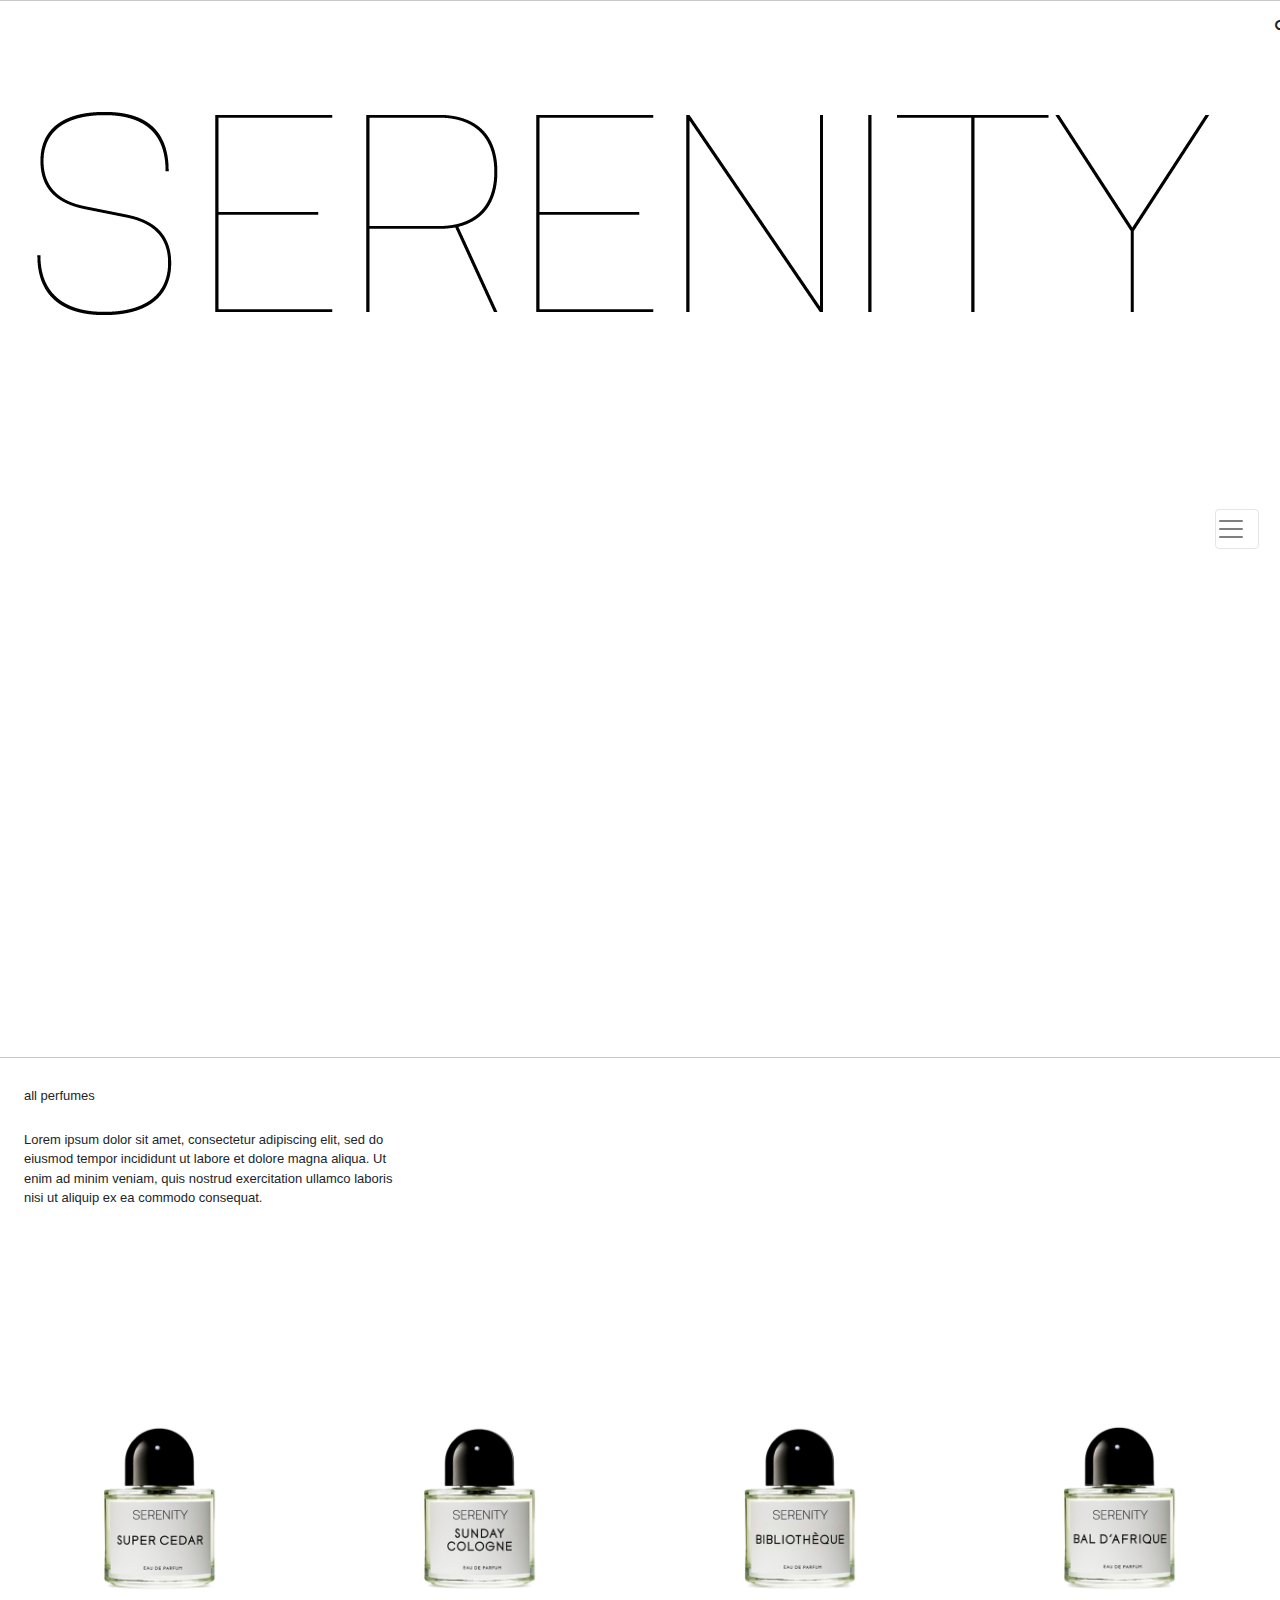
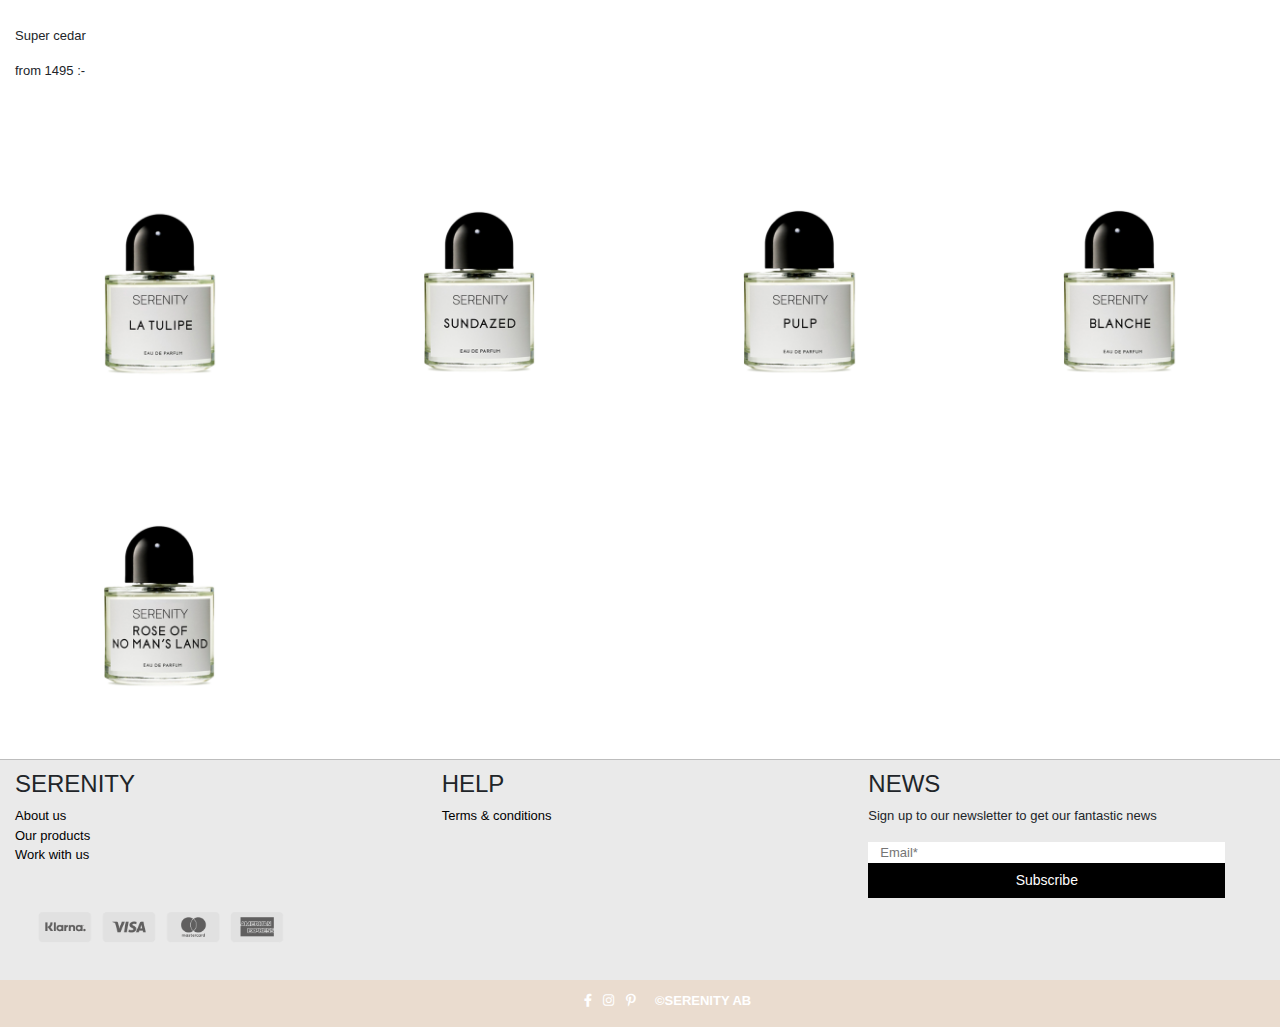
<file: lp_produktsida.html>
<!DOCTYPE html>
<html lang="en">
<head>

    <title>SERENITY - OFFICIAL SITE</title>
    <meta charset="utf-8">
    <meta name="viewport" content="width=device-width, initial-scale=1, shrink-to-fit=no">

    <link rel="stylesheet" href="https://stackpath.bootstrapcdn.com/bootstrap/4.3.1/css/bootstrap.min.css" 
    integrity="sha384-ggOyR0iXCbMQv3Xipma34MD+dH/1fQ784/j6cY/iJTQUOhcWr7x9JvoRxT2MZw1T" crossorigin="anonymous">

    <link rel="stylesheet" href="https://cdnjs.cloudflare.com/ajax/libs/font-awesome/5.11.2/css/all.min.css">

    <link rel="stylesheet" href="CSS/main.css">

    <script src="https://code.jquery.com/jquery-3.4.1.js" 
    integrity="sha256-WpOohJOqMqqyKL9FccASB9O0KwACQJpFTUBLTYOVvVU=" crossorigin="anonymous"></script>

    <script src="JS/main.js"></script>

</head>

<body>

    <div class="container-fluid">

        <div class="row">

            <header class="header-container d-flex space-between col-12 py-3">

                <div class="logo-wrapper">
                    <img src="images/Rityta%201.png" alt="logga">
                </div>

                <nav class="navbar navbar-light bg-transparent pl-0">
                    <button class="navbar-toggler pl-0" type="button" data-toggle="dropdown" data-target="#navbarSupportedContent" aria-controls="navbarSupportedContent" aria-expanded="false" aria-label="Toggle navigation">
                        <span class="navbar-toggler-icon"></span>
                    </button>
                    
                    <div class="collapse navbar-collapse" id="navbarSupportedContent">
                        <ul class="navbar-nav mr-auto">
                            <li class="nav-item dropdown">
                                <div class="dropdown-menu mt-4" aria-labelledby="navbarDropdown">
                                    <a class="dropdown-item pl-0" href="index.html">Home</a>
                                    <a class="dropdown-item pl-0" href="lp_produktsida.html">Products</a>
                                    <div class="dropdown-divider my-4"></div>
                                    <a class="dropdown-item pl-0" href="#">About Serenity</a>
                                    <a class="dropdown-item pl-0" href="#">Customer care</a>
                                    <a class="dropdown-item pl-0" href="#">Work with us</a>
                                </div>
                            </li>
                        </ul>
                    </div>
                </nav>

                <div class="search">
                    <i class="fas fa-search"></i>
                </div>

                <div class="icons">
                    <img class="heart-icon pr-1" src="images/heart.PNG" alt="heart-like">
                    <img class="cart-icon pl-1" src="images/cart.PNG" alt="shopping cart">
                </div>
                    
            </header>
        </div>
    </div>

    <div class="container-fluid py-3">

        <div class="row">

            <div class="txt-container col-12 col-lg-4 px-4 pb-lg-5">

                <p class="txt-header py-2 mt-1">all perfumes</p>

                <p class="txt-info">
                    Lorem ipsum dolor sit amet, consectetur adipiscing elit, sed do eiusmod tempor incididunt ut labore et dolore magna aliqua. 
                    Ut enim ad minim veniam, quis nostrud exercitation ullamco laboris nisi ut aliquip ex ea commodo consequat.
                </p>

            </div>

        </div>

    </div>

    <div class="container-fluid products-container d-flex justify-content-center pt-5">

        <div class="row">

            <div class="prod-container col-6 col-md-4 col-lg-3 pb-4">
                <div class="prod-img pb-3 pb-lg-0">
                    <img src="images/serenity-supercedar.jpg" alt="perfume super cedar">
                </div>
                <div class="prod-info">
                    <p class="prod-name mb-0 pl-3 pt-3">Super cedar</p>
                    <p class="prod-price mb-0 pl-3">from 1495 :-</p>
                </div>

                <div class="prod-info-desktop mx-auto">
                    <p class="desktop-name">Super cedar</p>
                    <p class="desktop-price">from 1495 :-</p>
                </div>

                <div class="prod-icons pr-1 pb-1">
                    <img class="heart-icon pr-1 pt-3" src="images/heart.PNG" alt="heart-like">
                    <img class="cart-icon pl-1 pt-3 pr-3" src="images/cart.PNG" alt="shopping cart">
                </div>
            </div>

            <div class="prod-container col-6 col-md-4 col-lg-3 pb-4">
                <div class="prod-img pb-3 pb-lg-0">
                    <img src="images/serenity-sundaycologne.jpg" alt="perfume sunday cologne">
                </div>
                <div class="prod-info">
                    <p class="prod-name mb-0 pl-3 pt-3">sunday cologne</p>
                    <p class="prod-price mb-0 pl-3">from 1495 :-</p>
                </div>
                <div class="prod-icons pr-1 pb-1">
                    <img class="heart-icon pr-1 pt-3" src="images/heart.PNG" alt="heart-like">
                    <img class="cart-icon pl-1 pt-3 pr-3" src="images/cart.PNG" alt="shopping cart">
                </div>
            </div>

            <div class="prod-container col-6 col-md-4 col-lg-3 pb-4">
                <div class="prod-img pb-3 pb-lg-0">
                    <img src="images/serenity-bibliotheque.jpg" alt="perfume bibliotheque">
                </div>
                <div class="prod-info">
                    <p class="prod-name mb-0 pl-3 pt-3">bibliothéque</p>
                    <p class="prod-price mb-0 pl-3">from 1495 :-</p>
                </div>
                <div class="prod-icons pr-1 pb-1">
                    <img class="heart-icon pr-1 pt-3" src="images/heart.PNG" alt="heart-like">
                    <img class="cart-icon pl-1 pt-3 pr-3" src="images/cart.PNG" alt="shopping cart">
                </div>
            </div>

            <div class="prod-container col-6 col-md-4 col-lg-3 pb-4">
                <div class="prod-img pb-3 pb-lg-0">
                    <img src="images/serenity-baldafrique.jpg" alt="perfume ba d´afrique">
                </div>
                <div class="prod-info">
                    <p class="prod-name mb-0 pl-3 pt-3">bal d´afrique</p>
                    <p class="prod-price mb-0 pl-3">from 1495 :-</p>
                </div>
                <div class="prod-icons pr-1 pb-1">
                    <img class="heart-icon pr-1 pt-3" src="images/heart.PNG" alt="heart-like">
                    <img class="cart-icon pl-1 pt-3 pr-3" src="images/cart.PNG" alt="shopping cart">
                </div>
            </div>

            <div class="prod-container col-6 col-md-4 col-lg-3 pb-4">
                <div class="prod-img pb-3 pb-lg-0">
                    <img src="images/serenity-latulipe.jpg" alt="perfume la tulipe">
                </div>
                <div class="prod-info">
                    <p class="prod-name mb-0 pl-3 pt-3">la tulipe</p>
                    <p class="prod-price mb-0 pl-3">from 1495 :-</p>
                </div>
                <div class="prod-icons pr-1 pb-1">
                    <img class="heart-icon pr-1 pt-3" src="images/heart.PNG" alt="heart-like">
                    <img class="cart-icon pl-1 pt-3 pr-3" src="images/cart.PNG" alt="shopping cart">
                </div>
            </div>

            <div class="prod-container col-6 col-md-4 col-lg-3 pb-4">
                <div class="prod-img pb-3 pb-lg-0">
                    <img src="images/serenity-sundazed.jpg" alt="perfume sundazed">
                </div>
                <div class="prod-info">
                    <p class="prod-name mb-0 pl-3 pt-3">sundazed</p>
                    <p class="prod-price mb-0 pl-3">from 1495 :-</p>
                </div>
                <div class="prod-icons pr-1 pb-1">
                    <img class="heart-icon pr-1 pt-3" src="images/heart.PNG" alt="heart-like">
                    <img class="cart-icon pl-1 pt-3 pr-3" src="images/cart.PNG" alt="shopping cart">
                </div>
            </div>

            <div class="prod-container col-6 col-md-4 col-lg-3 pb-4">
                <div class="prod-img pb-3 pb-lg-0">
                    <img src="images/serenity-pulp.jpg" alt="perfume pulp">
                </div>
                <div class="prod-info">
                    <p class="prod-name mb-0 pl-3 pt-3">pulp</p>
                    <p class="prod-price mb-0 pl-3">from 1495 :-</p>
                </div>
                <div class="prod-icons pr-1 pb-1">
                    <img class="heart-icon pr-1 pt-3" src="images/heart.PNG" alt="heart-like">
                    <img class="cart-icon pl-1 pt-3 pr-3" src="images/cart.PNG" alt="shopping cart">
                </div>
            </div>

            <div class="prod-container col-6 col-md-4 col-lg-3 pb-4">
                <div class="prod-img pb-3 pb-lg-0">
                    <img src="images/serenity-blanche.jpg" alt="perfume blanche">
                </div>
                <div class="prod-info">
                    <p class="prod-name mb-0 pl-3 pt-3">blanche</p>
                    <p class="prod-price mb-0 pl-3">from 1495 :-</p>
                </div>
                <div class="prod-icons pr-1 pb-1">
                    <img class="heart-icon pr-1 pt-3" src="images/heart.PNG" alt="heart-like">
                    <img class="cart-icon pl-1 pt-3 pr-3" src="images/cart.PNG" alt="shopping cart">
                </div>
            </div>

            <div class="prod-container col-6 col-md-4 col-lg-3 pb-4" id="hide-mobile">
                <div class="prod-img pb-3 pb-lg-0">
                    <img src="images/serenity-roseofnomansland.jpg" alt="perfume rose of no mans land">
                </div>
                <div class="prod-info">
                    <p class="prod-name mb-0 pl-3 pt-3">rose of no man's land</p>
                    <p class="prod-price mb-0 pl-3">from 1495 :-</p>
                </div>
                <div class="prod-icons pr-1 pb-1">
                    <img class="heart-icon pr-1 pt-3" src="images/heart.PNG" alt="heart-like">
                    <img class="cart-icon pl-1 pt-3 pr-3" src="images/cart.PNG" alt="shopping cart">
                </div>
            </div>

        </div>
    </div>

    <footer id="sticky-footer">
            <div class="container-fluid">
                <div class="row" id="footer-container">
                    <div class="col-12 col-md-6 col-lg-4" id="f-menu1">
                        <h4>SERENITY</h4>
                        <ul class="footer-info">
                            <li id="menu-item1">
                                <a href="#">About us</a>
                            </li>
                            <li id="menu-item2">
                                <a href="#">Our products</a>
                            </li>
                            <li id="menu-item3">
                                <a href="#">Work with us</a>
                            </li>
                        </ul>
                </div>
                <div class="col-12 col-md-6 col-lg-4" id="f-menu2">
                        <h4>HELP</h4>
                            <ul class="footer-info">
                                <li id="menu-item4">
                                    <a href="#">Terms & conditions </a>
                                </li>
                            </ul>
                </div>
                <div class="col-12 col-md-6 col-lg-4" id="f-menu3">
                        <h4>NEWS</h4>
                            <p>Sign up to our newsletter to get our fantastic news</p>
                            <form>
                                <input placeholder="Email*"type="email">
                                <button type="submit" class="btn btn-dark btn-block">Subscribe</button>
                            </form>
                </div>
                <div class="col-12 col-md-6 col-lg-6" id="img-box">
                        <img src="images/betalningsmetoder.png" alt="betalningsmetoder"> 
                </div>
                </div>
                <div class="row" id="icon-box">
                    <div class="col-12 col-lg-6" id="icon-link">
                            <ul>
                                <li href="https://sv-se.facebook.com/" class="fab fa-facebook-f"role="button"></li>
                                <li href="https://instagram.com/" class="fab fa-instagram" role="button"></li>
                                <li href="https://www.pinterest.se//" class="fab fa-pinterest-p" role="button"></li>
                            </ul>
                    </div>
                        <div class="col-12 col-lg-6" id="brand">
                             <p class="footer-bottom"> &copy;SERENITY AB</p>
                        </div>
                    </div>
                </div>
        </footer>

    <script src="https://code.jquery.com/jquery-3.3.1.slim.min.js" integrity="sha384-q8i/X+965DzO0rT7abK41JStQIAqVgRVzpbzo5smXKp4YfRvH+8abtTE1Pi6jizo" crossorigin="anonymous"></script>
    <script src="https://cdnjs.cloudflare.com/ajax/libs/popper.js/1.14.7/umd/popper.min.js" integrity="sha384-UO2eT0CpHqdSJQ6hJty5KVphtPhzWj9WO1clHTMGa3JDZwrnQq4sF86dIHNDz0W1" crossorigin="anonymous"></script>
    <script src="https://stackpath.bootstrapcdn.com/bootstrap/4.3.1/js/bootstrap.min.js" integrity="sha384-JjSmVgyd0p3pXB1rRibZUAYoIIy6OrQ6VrjIEaFf/nJGzIxFDsf4x0xIM+B07jRM" crossorigin="anonymous"></script>

</body>

</html>
</file>
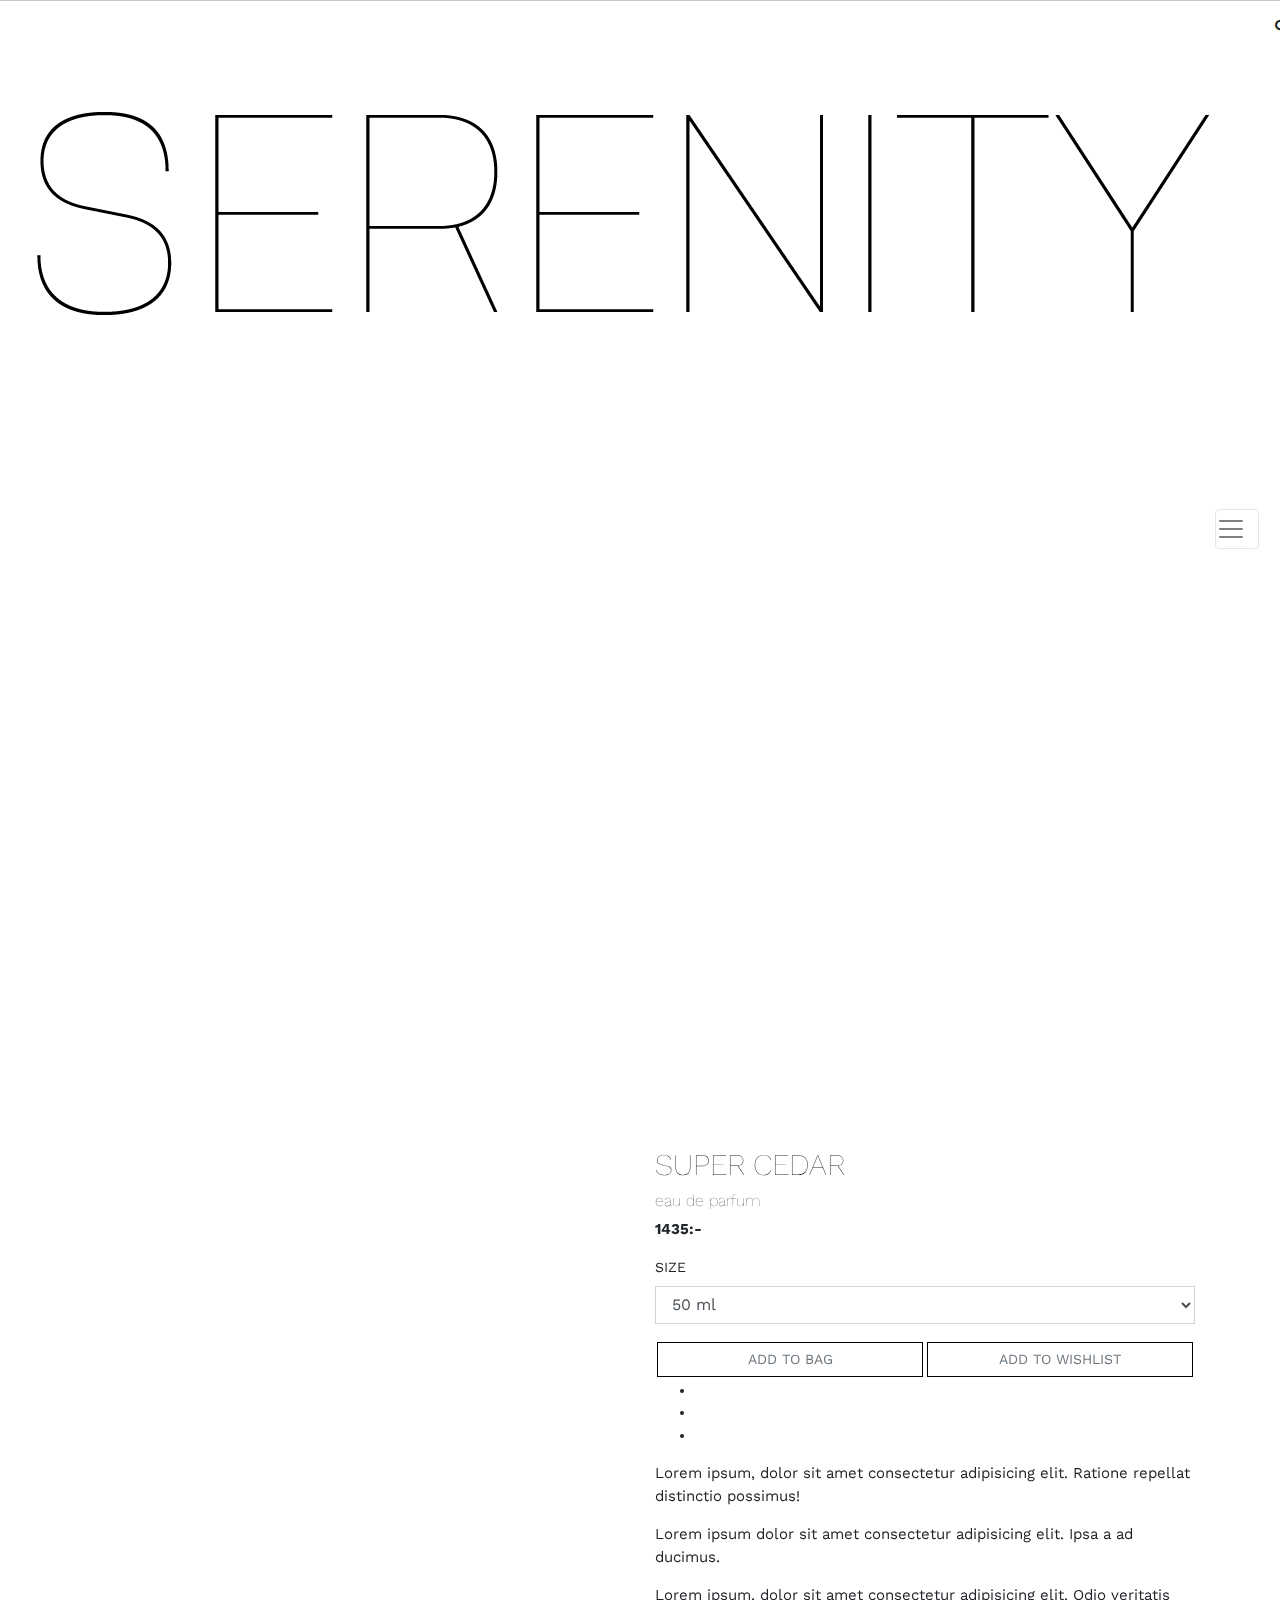
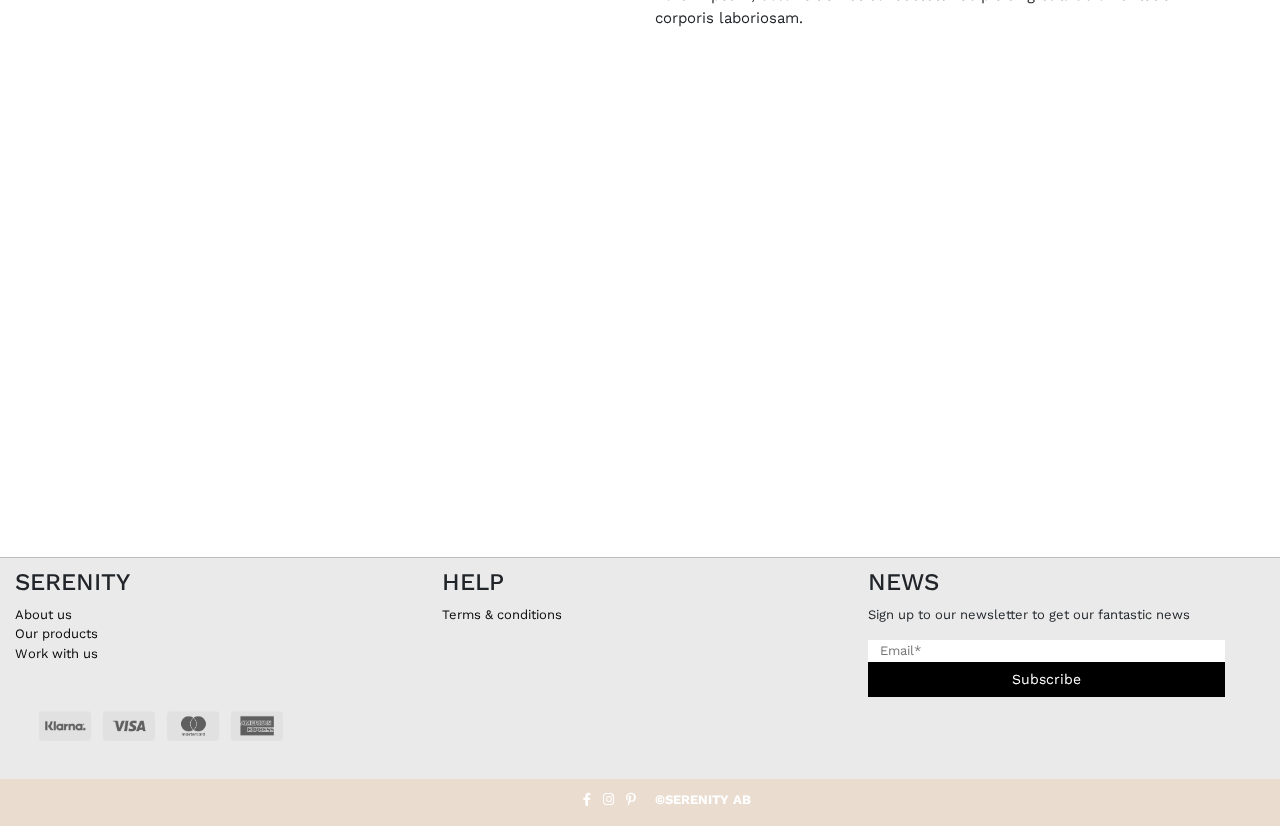
<file: produktsida.html>
<!DOCTYPE html>
<html lang="en">
<head>

    <title>SERENITY - OFFICIAL SITE</title>
    <meta charset="utf-8">
    <meta name="viewport" content="width=device-width, initial-scale=1, shrink-to-fit=no">
    <link href="https://fonts.googleapis.com/css?family=Heebo|Work+Sans:300&display=swap" rel="stylesheet">
    <link rel="stylesheet" href="https://stackpath.bootstrapcdn.com/bootstrap/4.3.1/css/bootstrap.min.css" 
    integrity="sha384-ggOyR0iXCbMQv3Xipma34MD+dH/1fQ784/j6cY/iJTQUOhcWr7x9JvoRxT2MZw1T" crossorigin="anonymous">

    <link rel="stylesheet" href="https://cdnjs.cloudflare.com/ajax/libs/font-awesome/5.11.2/css/all.min.css">

    <link rel="stylesheet" href="CSS/main.css">

    <script src="https://code.jquery.com/jquery-3.4.1.js" 
    integrity="sha256-WpOohJOqMqqyKL9FccASB9O0KwACQJpFTUBLTYOVvVU=" crossorigin="anonymous"></script>

    <script src="JS/main.js"></script>

</head>

<body>

    <!-- header -->

        <div class="container-fluid">

                <div class="row">
        
                    <header class="header-container d-flex space-between col-12 py-3">
        
                        <div class="logo-wrapper">
                            <img src="images/Rityta%201.png" alt="logga">
                        </div>
        
                        <nav class="navbar navbar-light bg-transparent pl-0">
                            <button class="navbar-toggler pl-0" type="button" data-toggle="dropdown" data-target="#navbarSupportedContent" aria-controls="navbarSupportedContent" aria-expanded="false" aria-label="Toggle navigation">
                                <span class="navbar-toggler-icon"></span>
                            </button>
                            
                            <div class="collapse navbar-collapse" id="navbarSupportedContent">
                                <ul class="navbar-nav mr-auto">
                                    <li class="nav-item dropdown">
                                        <div class="dropdown-menu mt-4" aria-labelledby="navbarDropdown">
                                            <a class="dropdown-item pl-0" href="index.html">Home</a>
                                            <a class="dropdown-item pl-0" href="lp_produktsida.html">Products</a>
                                            <div class="dropdown-divider my-4"></div>
                                            <a class="dropdown-item pl-0" href="#">About Serenity</a>
                                            <a class="dropdown-item pl-0" href="#">Customer care</a>
                                            <a class="dropdown-item pl-0" href="#">Work with us</a>
                                        </div>
                                    </li>
                                </ul>
                            </div>
                        </nav>
        
                        <div class="search">
                            <i class="fas fa-search"></i>
                        </div>
        
                        <div class="icons">
                            <img class="heart-icon pr-1" src="images/heart.PNG" alt="heart-like">
                            <img class="cart-icon pl-1" src="images/cart.PNG" alt="shopping cart">
                        </div>
                            
                    </header>
                </div>
            </div>

            <!-- image slide -->
            <div class="container">
                <div class="row">
                    <div class="col-12 col-md-6" id="main">
                    <div id="carouselExampleControls" class="carousel slide" data-ride="carousel" data-interval="false">
                        <div class="carousel-inner">
                         <div class="carousel-item active">
                            <img class="d-block w-100" src="images/serenity-supercedar.jpg" alt="First slide">
                        </div>
                      <div class="carousel-item">
                        <img class="d-block w-100" src="images/serenity-productpage.jpg" alt="Second slide">
                      </div>
                      <div class="carousel-item">
                        <img class="d-block w-100" src="images/serenity-productpage1.jpg" alt="Third slide">
                        </div>
                    </div>
                    <a class="carousel-control-prev" href="#carouselExampleControls" role="button" data-slide="prev">
                      <span class="carousel-control-prev-icon" aria-hidden="true"></span>
                      <span class="sr-only">Previous</span>
                    </a>
                    <a class="carousel-control-next" href="#carouselExampleControls" role="button" data-slide="next">
                      <span class="carousel-control-next-icon" aria-hidden="true"></span>
                      <span class="sr-only">Next</span>
                    </a>
                  </div>
                </div> 
                    <div class="col-12 col-md-6" id="sidebar">
                        <div>
                            <h1>Super cedar</h1>
                        </div>
                        <div>
                            <h4>eau de parfum</h4>
                        </div>
                        <div>
                            <p class="price">1435:-</p>
                        </div>
                        <div>
                            <div class="form-group">
                                <label for="sel1">Size</label>
                                <select class="form-control" id="sel1" required>
                                    <option>50 ml</option>
                                    <option>100 ml</option>
                                </select>
                            </div>
                        </div> 
                        <div class="d-flex col-12" id="theBtn">
                            <button type="button" class="btn btn-outline-secondary w-100" id="btn1">Add to bag</button>
                            <button type="button" class="btn btn-outline-secondary w-100" id="btn2">Add to wishlist</button>
                        </div>
                        <div>
                            <ul class="meny">
                                <li class="description">
                                    <a href="#"></a>
                                </li>
                                <li class="notes">
                                    <a href="#"></a>
                                </li>
                                <li class="delivery">
                                    <a href="#"></a>
                                </li>
                            </ul>
                            <p id="description">
                                Lorem ipsum, dolor sit amet consectetur adipisicing elit. Ratione repellat distinctio possimus!
                            </p>
                            <p id="notes">Lorem ipsum dolor sit amet consectetur adipisicing elit. Ipsa a ad ducimus.</p>
                            <p id="delivery">Lorem ipsum, dolor sit amet consectetur adipisicing elit. Odio veritatis corporis laboriosam.</p>
                        </div>
                    </div>
                </div>
                </div>
            </div>
        </div>





            <!-- footer -->

            <footer id="sticky-footer">
                    <div class="container-fluid">
                        <div class="row" id="footer-container">
                            <div class="col-12 col-md-6 col-lg-4" id="f-menu1">
                                <h4>SERENITY</h4>
                                <ul class="footer-info">
                                    <li id="menu-item1">
                                        <a href="#">About us</a>
                                    </li>
                                    <li id="menu-item2">
                                        <a href="#">Our products</a>
                                    </li>
                                    <li id="menu-item3">
                                        <a href="#">Work with us</a>
                                    </li>
                                </ul>
                        </div>
                        <div class="col-12 col-md-6 col-lg-4" id="f-menu2">
                                <h4>HELP</h4>
                                    <ul class="footer-info">
                                        <li id="menu-item4">
                                            <a href="#">Terms & conditions </a>
                                        </li>
                                    </ul>
                        </div>
                        <div class="col-12 col-md-6 col-lg-4" id="f-menu3">
                                <h4>NEWS</h4>
                                    <p>Sign up to our newsletter to get our fantastic news</p>
                                    <form>
                                        <input placeholder="Email*"type="email">
                                        <button type="submit" class="btn btn-dark btn-block">Subscribe</button>
                                    </form>
                        </div>
                        <div class="col-12 col-md-6 col-lg-6" id="img-box">
                                <img src="images/betalningsmetoder.png" alt="betalningsmetoder"> 
                        </div>
                        </div>
                        <div class="row" id="icon-box">
                            <div class="col-12 col-lg-6" id="icon-link">
                                    <ul>
                                        <li href="https://sv-se.facebook.com/" class="fab fa-facebook-f"role="button"></li>
                                        <li href="https://instagram.com/" class="fab fa-instagram" role="button"></li>
                                        <li href="https://www.pinterest.se//" class="fab fa-pinterest-p" role="button"></li>
                                    </ul>
                            </div>
                                <div class="col-12 col-lg-6" id="brand">
                                     <p class="footer-bottom"> &copy;SERENITY AB</p>
                                </div>
                            </div>
                        </div>
                </footer>


        
    
    
    
    
    <script src="https://code.jquery.com/jquery-3.3.1.slim.min.js" integrity="sha384-q8i/X+965DzO0rT7abK41JStQIAqVgRVzpbzo5smXKp4YfRvH+8abtTE1Pi6jizo" crossorigin="anonymous"></script>
    <script src="https://cdnjs.cloudflare.com/ajax/libs/popper.js/1.14.7/umd/popper.min.js" integrity="sha384-UO2eT0CpHqdSJQ6hJty5KVphtPhzWj9WO1clHTMGa3JDZwrnQq4sF86dIHNDz0W1" crossorigin="anonymous"></script>
    <script src="https://stackpath.bootstrapcdn.com/bootstrap/4.3.1/js/bootstrap.min.js" integrity="sha384-JjSmVgyd0p3pXB1rRibZUAYoIIy6OrQ6VrjIEaFf/nJGzIxFDsf4x0xIM+B07jRM" crossorigin="anonymous"></script>
    
    </body>
    
</html>
</file>
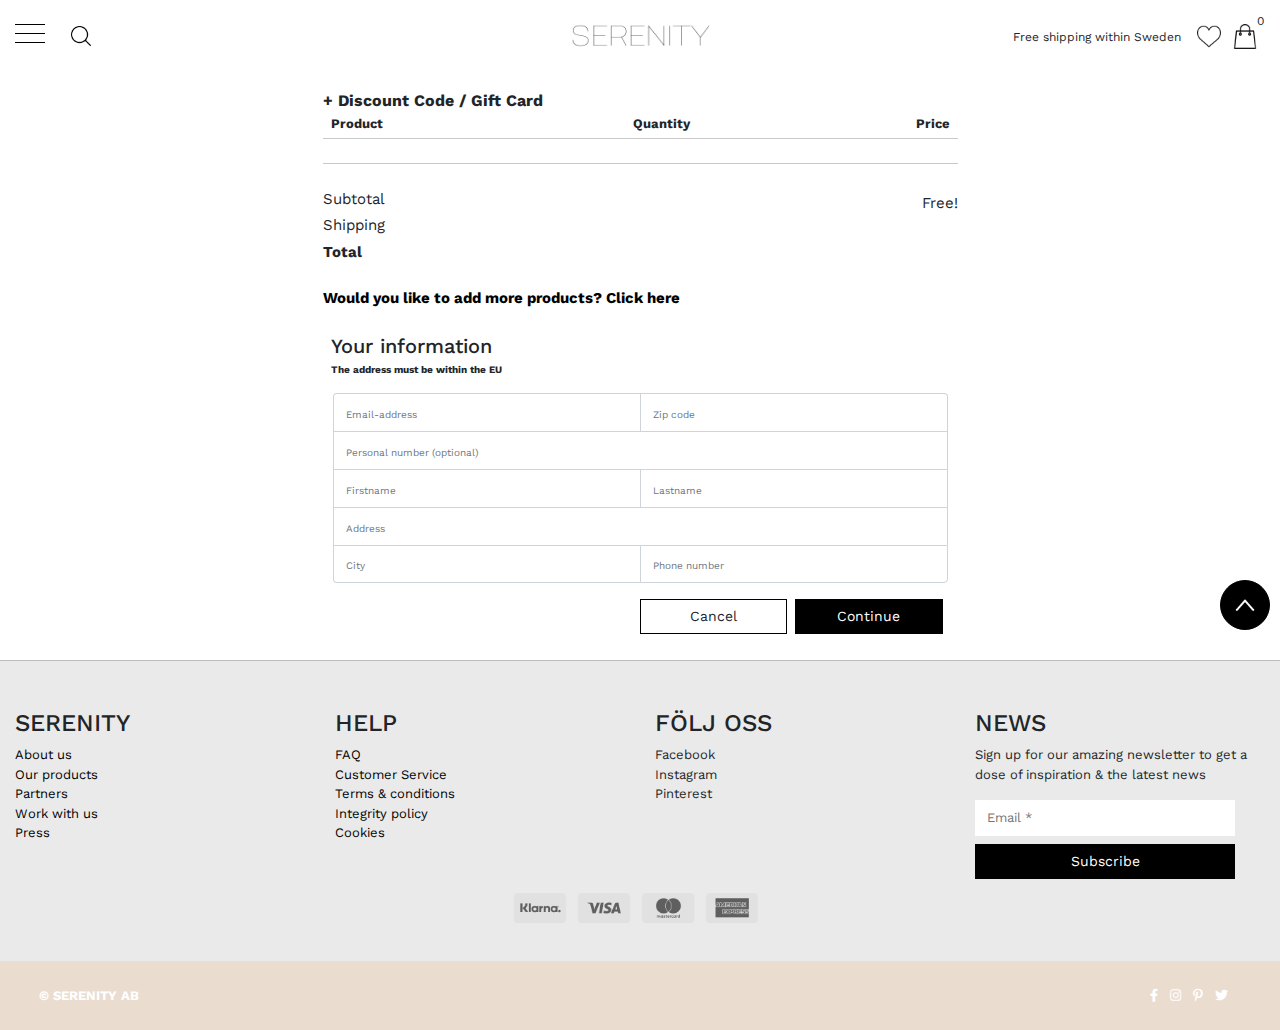
<file: html/kassa.html>
<!DOCTYPE html>
<html lang="en">

<head>

    <title>SERENITY - OFFICIAL SITE</title>
    <meta charset="utf-8">
    <meta name="viewport" content="width=device-width, initial-scale=1, shrink-to-fit=no">

    <link href="https://fonts.googleapis.com/css?family=Heebo|Work+Sans:300&display=swap" rel="stylesheet">

    <link rel="stylesheet" href="https://stackpath.bootstrapcdn.com/bootstrap/4.3.1/css/bootstrap.min.css"
        integrity="sha384-ggOyR0iXCbMQv3Xipma34MD+dH/1fQ784/j6cY/iJTQUOhcWr7x9JvoRxT2MZw1T" crossorigin="anonymous">

    <link rel="stylesheet" href="https://cdnjs.cloudflare.com/ajax/libs/font-awesome/5.11.2/css/all.min.css">

    <link rel="stylesheet" href="../CSS/main.css">

    <script src="https://code.jquery.com/jquery-3.4.1.js"
        integrity="sha256-WpOohJOqMqqyKL9FccASB9O0KwACQJpFTUBLTYOVvVU=" crossorigin="anonymous"></script>

    <script src="../JS/kassa.js"></script>
    <script src="../JS/navbar.js"></script>
    <link rel="shortcut icon" type="image/x-icon" href="../images/favicon-1.ico" />

</head>

<body>

    <!-- navbar -->
    <div class="container-fluid header-wrapper">

        <div class="row">

            <header class="header-container sticky col-12">

                <div class="row d-flex justify-content-between">
                    <div class="col-4 d-flex">
                        <div class="openbtn pt-3">
                            <div></div>
                            <div></div>
                            <div></div>
                        </div>
                        <div id="mySidenav" class="sidenav">
                            <div class="close-wrapper mb-5">
                                <a class="closebtn mt-3">
                                    <img src="../images/X.png" alt="close-btn">
                                </a>
                            </div>
                            <a href="../index.html">Home</a>
                            <a href="#">Bestsellers</a>
                            <a href="lp_produktsida.html">Perfume</a>
                            <a href="#">Body & hand care</a>
                            <div class="menu-divider"></div>
                            <a href="#">Work with us</a>
                            <a href="#">Contact</a>
                            <a href="#">About</a>
                        </div>

                        <div class="search d-flex pt-3">
                            <form class="search-field pl-3 pt-2 ml-4 mr-2">
                                <input type="text" name="search" placeholder="Search">
                            </form>
                            <div class="glass-wrapper ml-3">
                                <div class="search-glass"></div>
                            </div>
                        </div>
                    </div>

                    <div class="col-4 d-flex justify-content-center">
                        <div class="logo-wrapper pt-3">
                            <a href="../index.html"><img src="../images/Rityta%201.png" alt="logga"></a>
                        </div>
                    </div>

                    <div class="col-4 d-flex justify-content-end">
                        <div class="shipping pr-3">
                            <p>Free shipping within Sweden</p>
                        </div>

                        <div class="icons pt-4 pr-2">
                            <img class="heart-icon heart1 pr-1" src="../images/heart.PNG" alt="heart-like">
                            <img class="cart-icon toggle-cart pl-1" src="../images/cart.PNG" alt="shopping cart"
                                id="cartBtn">
                            <span class="badge-icon">0</span>
                        </div>
                    </div>
                    <!-- Varukorg-->
                    <div id="myCart" class="cartnav container">
                        <div class="cart-header d-flex justify-content-between">
                            <p id="rubrik">YOUR CART</p>
                            <a class="cartbtn toggle-cart">
                                <img src="../images/X.png" alt="close-btn">
                            </a>
                        </div>
                        <div class="container cart-row" id="mainDiv">
                            <div class="row cart-prod-container">
                                <p id="empty">Your cart is currently empty..</p>
                                <!--Loopar cart items i javascript-->
                            </div>
                            <div class="d-flex justify-content-between shippingDiv">
                                <p id="frakt">Shipping</p>
                                <p id="shipping">Free!</p>
                            </div>
                            <div class="d-flex justify-content-between totalDiv">
                                <p id="total">Total</p>
                                <p id="totPrice"></p>
                            </div>
                            <div class="d-flex col-12" id="totalBtn">
                                <a href="kassa.html">
                                    <button type="button" class="btn btn-dark w-100" id="btnCO">Go to checkout</button>
                                </a>
                            </div>
                        </div>
                    </div>
                    <!-- varukorg slut-->
                </div>
        </div>
        </header>
        <!--Pop-up när produkt läggs till i varukorg-->

        <div class="cart-notification">
            <div class="message">
                <p class="pl-2 pt-2">Vad kul att du gillar parfymen!
                    Produkten är nu tillagd i din varukorg.
                    Du kan alltid <a href="html/kassa.html">gå till kassan</a> för att se dina varor.</p>
            </div>
        </div>
    </div>

    <div class="container">
        <div class="row d-flex justify-content-center">
            <div class="col-12 col-lg-7 flex-column">
                <h6 class="items mb-1 discount-code">+ discount code / gift card</h6>
                <div class="discount-wrapper">
                    <input type="text" class="discount-input mb-2">
                    <button type="button" class="btn discount-btn mb-2">Add</button>
                    <p class="invalid-code"><small>The code is not valid, please try again <i
                                class='fas fa-heart'></i></small></p>
                </div>
                <div class="d-flex divider justify-content-between pb-1">
                    <div class="pl-2">Product</div>
                    <div class="pl-4">Quantity</div>
                    <div class="pr-2">Price</div>
                </div>
                <div class="order-container pb-4">
                </div>
                <div class="row">
                    <div class="col-6 pt-4 price-information">
                        <p class="prod-info mb-1">Subtotal</p>
                        <p class="prod-info mb-1">Shipping</p>
                        <p class="prod-info font-weight-bold mb-4">Total</p>
                    </div>
                    <div class="col-6 pt-4">
                        <p class="prod-info text-right mb-1 subtotal"></p>
                        <p class="prod-info text-right mb-1">Free!</p>
                        <p class="prod-info text-right mb-1 total"></p>
                    </div>
                    <div class="col-12 continue-shopping font-weight-bold">
                        <a href="lp_produktsida.html">Would you like to add more products? Click here</a>
                    </div>
                </div>
                <h5 class="information pt-4 pl-2 mb-1">Your information</h5>
                <p class="address-info pl-2">The address must be within the EU</p>
                <form class="form-wrapper" action="">
                    <div class="col-12">
                        <div class="form-row">
                            <div class="form-group col-md-6 m-0 p-0">
                                <input type="email" class="form-control" id="inputEmail" placeholder="Email-address">
                            </div>
                            <div class="form-group col-md-6 m-0 p-0">
                                <input type="text" class="form-control" id="inputZip" placeholder="Zip code">
                            </div>
                            <div class="form-group col-12 m-0 p-0">
                                <input type="text" class="form-control" id="inputPersonal"
                                    placeholder="Personal number (optional)">
                            </div>
                            <div class="form-group col-md-6 m-0 p-0">
                                <input type="text" class="form-control" id="inputFirstname" placeholder="Firstname">
                            </div>
                            <div class="form-group col-md-6 m-0 p-0">
                                <input type="text" class="form-control" id="inputLastname" placeholder="Lastname">
                            </div>
                            <div class="form-group col-12 m-0 p-0">
                                <input type="text" class="form-control" id="inputAddress" placeholder="Address">
                            </div>
                            <div class="form-group col-md-6 m-0 p-0">
                                <input type="text" class="form-control" id="inputCity" placeholder="City">
                            </div>
                            <div class="form-group col-md-6 m-0 p-0">
                                <input type="text" class="form-control" id="inputPhone" placeholder="Phone number">
                            </div>
                        </div>
                    </div>
                    <div class="btn-wrapper pt-3 d-flex justify-content-end">
                        <div class="col-6 d-flex justify-content-between pl-0">
                            <button type="button" class="btn mr-1 w-50">Cancel</button>
                            <button type="submit" class="btn continue btn-dark w-50 ml-1">Continue</button>
                        </div>
                    </div>
                </form>
                <div class="row payment-container justify-content-center">
                    <div class="col-11 payment-wrapper mt-5">
                        <div class="pay-method pb-3">
                            <p class="font-weight-bold mb-3 pt-2">Payment method</p>
                            <div class="account-info d-flex justify-content-between">
                                <div id="card-info">
                                    <input type="radio" name="gender" value="male"><span
                                        class="pay-offer font-weight-bold pl-2">Credit Card or Bank account</span>
                                </div>
                                <div class="card-img">
                                    <img src="../images/betalningsmetoder-nummer2.png">
                                </div>
                            </div>
                        </div>
                        <form class="d-flex justify-content-center">
                            <div class="col-12">
                                <div class="form-row card-details">
                                    <div class="form-group col-12 m-0 p-0">
                                        <button type="button" alt="CreditCard" class="btn w-100 text-left"
                                            id="inputCreditcard">Credit Card</button>
                                    </div>
                                    <div class="form-group col-12 m-0 p-0">
                                        <button type="button" alt="Bank account"
                                            class="btn w-100 d-flex justify-content-between"
                                            id="inputAccount"><span>Bank Account</span><span><small>Nordea
                                                    ****710</small></span></button>
                                    </div>
                                    <div class="form-group col-12 m-0 p-0">
                                        <button type="button" alt="Bank transfer" class="btn w-100 text-left"
                                            id="inputBankTransfer">Bank Transfer</button>
                                    </div>
                                    <div class="form-group col-12 m-0 py-2">
                                    </div>
                                    <div class="form-group col-12 m-0 p-0">
                                        <input type="text" class="form-control" id="inputCardnumber"
                                            placeholder="Cardnumber">
                                    </div>
                                    <div class="form-group col-6 m-0 p-0">
                                        <input type="text" class="form-control" id="inputMonth" placeholder="MM / YY">
                                    </div>
                                    <div class="form-group col-6 m-0 p-0">
                                        <input type="text" class="form-control" id="inputCVC" placeholder="CVC">
                                    </div>
                                    <form>
                                        <div class="custom-control custom-checkbox py-3">
                                            <input type="checkbox" class="custom-control-input" id="customCheck"
                                                name="card-details">
                                            <label class="custom-control-label pt-1" for="customCheck">Save my card
                                                details</label>
                                        </div>
                                    </form>
                                    <div class="klarna-info py-3">
                                        <ul class="mb-0">
                                            <li>Choose to save your card details for future purchases</li>
                                            <li>Klarnas purchase protection is included</li>
                                        </ul>
                                    </div>
                                    <hr class="w-100">
                                    <div class="show-klarna pb-3">
                                        <img class="arrow-down" src="../images/arrow-down-pink.png"
                                            alt="arrow down"><span class="pl-3">View more payment methods</span>
                                    </div>
                                </div>
                            </div>
                        </form>
                    </div>
                </div>

                <div class="row klarna-container justify-content-center">
                    <div class="col-11 klarna-wrapper mt-5">
                        <div class="pay-method py-3 d-flex justify-content-between">
                            <div class="paymentplan-info">
                                <input type="radio" name="gender" value="male" checked="checked">
                                <span class="pay-offer pl-2 pr-2 font-weight-bold">Payment plan</span>
                                <span><small>Pay monthly</small></span>
                            </div>
                            <div class="klarna-img-container"><img src="../images/klarna-logo.png" alt="klarna logo">
                            </div>
                        </div>
                        <div class="card-info mx-5 py-3">
                            <ul class="mb-0">
                                <li>Gather your purchases on an account invoice</li>
                                <li>Pay monthly or pay the full amount at the end of next month</li>
                                <li>Klarnas purchase protection is included</li>
                            </ul>
                        </div>
                    </div>
                </div>
                <div class="row place-order-container justify-content-center">
                    <div class="col-11">
                        <div class="total-amount mt-5">
                            <p class="text-center mb-0"><small>Total amount including taxes</small></p>
                            <h5 class="text-center font-weight-bold checkout-total"></h5>
                        </div>
                        <div class="order-btn-wrapper d-flex justify-content-center">
                            <button type="button" class="btn btn-dark w-50 py-2" data-toggle="modal"
                                data-target="#exampleModal" id="examplebtnModal">Complete order</button>
                        </div>
                    </div>
                </div>

                <!-- Modal -->
                <div class="row btn-wrapper d-flex justify-content-end px-5">
                    <div class="col-12 d-flex justify-content-center pt-3">
                        <div class="modal fade" id="exampleModal" tabindex="-1" role="dialog"
                            aria-labelledby="exampleModalLabel" aria-hidden="true">
                            <div class="modal-dialog" role="document">
                                <div class="modal-content">
                                    <div class="modal-header">
                                        <h5 class="modal-title" id="exampleModalLabel">Thank you for your purchase!</h5>
                                    </div>
                                    <div class="modal-body">
                                        <p id="order">Order Number: <span id="result"></span></p>
                                        <p id="order">Delivery time: 1-2 days with Airmee</p>
                                        <p>It makes us so happy that you love perfume as much as we do. Our goal is to
                                            guide you to the perfect perfume for you and your life. Because we love you
                                            so much we give you a discount code next time you come to visit. Get 10% off
                                            your whole next purchase.</p>
                                        <span class="font-italic">With love, Serenity</span>
                                        <p class="font-weight-bold pt-2">Discount code: LOVESERENITY2019</p>
                                    </div>
                                    <div class="modal-footer">
                                        <a href="../index.html">
                                            <button type="button" class="btn btn-dark">Continue shopping</button>
                                        </a>
                                    </div>
                                </div>
                            </div>
                        </div>
                    </div>
                </div>
            </div>

        </div>
    </div>
    </div>

    <footer id="sticky-footer">
        <div class="container-fluid">
            <div class="row d-flex justify-content-between pt-5" id="footer-container">
                <div class="col-12 col-md-6 col-lg-3" id="f-menu1">
                    <h4>serenity</h4>
                    <ul class="footer-info">
                        <li id="menu-item1">
                            <a href="#">About us</a>
                        </li>
                        <li id="menu-item2">
                            <a href="#">Our products</a>
                        </li>
                        <li id="menu-item2">
                            <a href="#">Partners</a>
                        </li>
                        <li id="menu-item3">
                            <a href="#">Work with us</a>
                        </li>
                        <li id="menu-item2">
                            <a href="#">Press</a>
                        </li>
                    </ul>
                </div>
                <div class="col-12 col-md-6 col-lg-3" id="f-menu2">
                    <h4>help</h4>
                    <ul class="footer-info">
                        <li id="menu-item4">
                            <a href="#" class="faq">faq</a>
                        </li>
                        <li id="menu-item4">
                            <a href="#">Customer Service</a>
                        </li>
                        <li id="menu-item4">
                            <a href="#">Terms & conditions </a>
                        </li>
                        <li id="menu-item4">
                            <a href="#">Integrity policy</a>
                        </li>
                        <li id="menu-item4">
                            <a href="#">Cookies</a>
                        </li>
                    </ul>
                </div>
                <div class="col-12 col-md-6 col-lg-3">
                    <h4>följ oss</h4>
                    <ul class="footer-info">
                        <li>Facebook</li>
                        <li>Instagram</li>
                        <li>Pinterest</li>
                    </ul>
                </div>
                <div class="col-12 col-md-6 col-lg-3" id="f-menu3">
                    <div class="sign-up-wrapper">
                        <h4>news</h4>
                        <span>Sign up for our amazing newsletter to get a dose of inspiration & the latest news</span>
                        <form>
                            <input class="py-2 mt-3" placeholder="Email *" type="email">
                            <button type="submit" class="btn btn-dark btn-block mt-2">Subscribe</button>
                        </form>
                    </div>
                </div>
                <div class="col-12 d-flex justify-content-center" id="img-box">
                    <img src="../images/betalningsmetoder.png" alt="betalningsmetoder">
                </div>
            </div>
            <div class="row d-flex justify-content-between pt-4 pb-2" id="icon-box">
                <div class="col-6" id="brand">
                    <p class="footer-bottom pl-4"> &copy; serenity ab</p>
                </div>
                <div class="col-6 pr-5" id="icon-link">
                    <ul>
                        <li href="https://sv-se.facebook.com/" class="fab fa-facebook-f" role="button"></li>
                        <li href="https://instagram.com/" class="fab fa-instagram" role="button"></li>
                        <li href="https://www.pinterest.se//" class="fab fa-pinterest-p" role="button"></li>
                        <li href="https://www.twitter.com" class="fab fa-twitter" role="button"></li>
                    </ul>
                </div>
            </div>
        </div>
    </footer>

    <!--Scroll button-->
    <div class="scroll-button">
        <img src="../images/arrow-up-white.png">
    </div>

    <script src="https://code.jquery.com/jquery-3.4.1.js"
        integrity="sha256-WpOohJOqMqqyKL9FccASB9O0KwACQJpFTUBLTYOVvVU=" crossorigin="anonymous"></script>
    <script src="https://cdnjs.cloudflare.com/ajax/libs/popper.js/1.14.7/umd/popper.min.js"
        integrity="sha384-UO2eT0CpHqdSJQ6hJty5KVphtPhzWj9WO1clHTMGa3JDZwrnQq4sF86dIHNDz0W1" crossorigin="anonymous">
    </script>
    <script src="https://stackpath.bootstrapcdn.com/bootstrap/4.3.1/js/bootstrap.min.js"
        integrity="sha384-JjSmVgyd0p3pXB1rRibZUAYoIIy6OrQ6VrjIEaFf/nJGzIxFDsf4x0xIM+B07jRM" crossorigin="anonymous">
    </script>

</body>

</html>
</file>
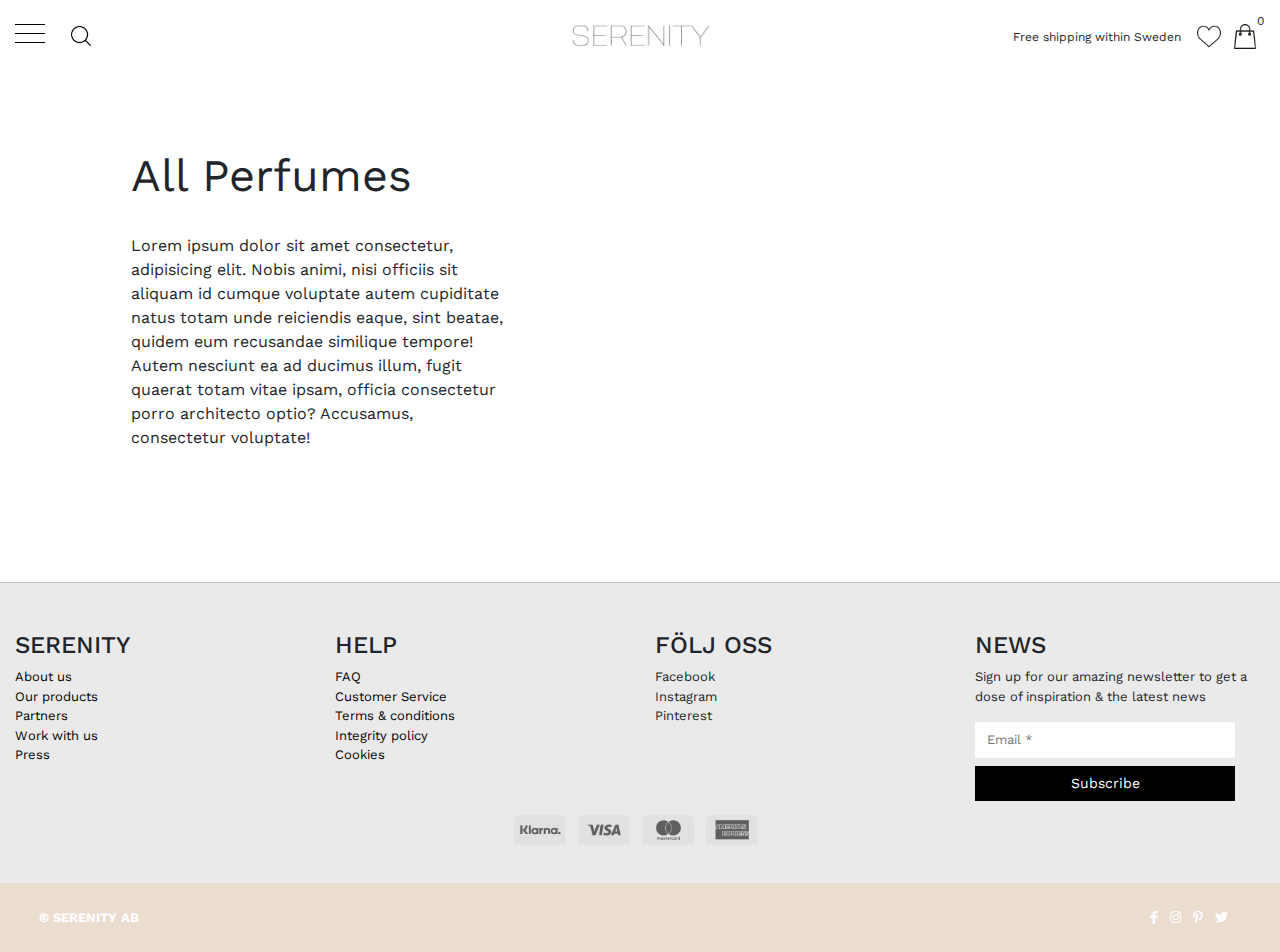
<file: html/lp_produktsida.html>
<!DOCTYPE html>
<html lang="en">

<head>

    <title>SERENITY - OFFICIAL SITE</title>
    <meta charset="utf-8">
    <meta name="viewport" content="width=device-width, initial-scale=1, shrink-to-fit=no">

    <link href="https://fonts.googleapis.com/css?family=Heebo|Work+Sans:300&display=swap" rel="stylesheet">

    <link rel="stylesheet" href="https://stackpath.bootstrapcdn.com/bootstrap/4.3.1/css/bootstrap.min.css"
        integrity="sha384-ggOyR0iXCbMQv3Xipma34MD+dH/1fQ784/j6cY/iJTQUOhcWr7x9JvoRxT2MZw1T" crossorigin="anonymous">

    <link rel="stylesheet" href="https://cdnjs.cloudflare.com/ajax/libs/font-awesome/5.11.2/css/all.min.css">

    <link rel="stylesheet" href="../CSS/main.css">

    <script src="https://code.jquery.com/jquery-3.4.1.js"
        integrity="sha256-WpOohJOqMqqyKL9FccASB9O0KwACQJpFTUBLTYOVvVU=" crossorigin="anonymous"></script>

    <script src="../JS/lpproductpage.js"></script>
    <script src="../JS/navbar.js"></script>
    <link rel="shortcut icon" type="image/x-icon" href="../images/favicon-1.ico" />

</head>

<body>

    <!-- navbar -->
    <div class="container-fluid header-wrapper">

        <div class="row">

            <header class="header-container sticky col-12">

                <div class="row d-flex justify-content-between">
                    <div class="col-4 d-flex">
                        <div class="openbtn pt-3">
                            <div></div>
                            <div></div>
                            <div></div>
                        </div>
                        <div id="mySidenav" class="sidenav">
                            <div class="close-wrapper mb-5">
                                <a class="closebtn mt-3">
                                    <img src="../images/X.png" alt="close-btn">
                                </a>
                            </div>
                            <a href="../index.html">Home</a>
                            <a href="#">Bestsellers</a>
                            <a href="lp_produktsida.html">Perfume</a>
                            <a href="#">Body & hand care</a>
                            <div class="menu-divider"></div>
                            <a href="#">Work with us</a>
                            <a href="#">Contact</a>
                            <a href="#">About</a>
                        </div>

                        <div class="search d-flex pt-3">
                            <form class="search-field pl-3 pt-2 ml-4 mr-2">
                                <input type="text" name="search" placeholder="Search">
                            </form>
                            <div class="glass-wrapper ml-3">
                                <div class="search-glass"></div>
                            </div>
                        </div>
                    </div>

                    <div class="col-4 d-flex justify-content-center">
                        <div class="logo-wrapper pt-3">
                            <a href="../index.html"><img src="../images/Rityta%201.png" alt="logga"></a>
                        </div>
                    </div>

                    <div class="col-4 d-flex justify-content-end">
                        <div class="shipping pr-3">
                            <p>Free shipping within Sweden</p>
                        </div>

                        <div class="icons pt-4 pr-2">
                            <img class="heart-icon heart1 pr-1" src="../images/heart.PNG" alt="heart-like">
                            <img class="cart-icon toggle-cart pl-1" src="../images/cart.PNG" alt="shopping cart"
                                id="cartBtn">
                            <span class="badge-icon">0</span>
                        </div>
                    </div>
                    <!-- Varukorg-->
                    <div id="myCart" class="cartnav container">
                        <div class="cart-header d-flex justify-content-between">
                            <p id="rubrik">YOUR CART</p>
                            <a class="cartbtn toggle-cart">
                                <img src="../images/X.png" alt="close-btn">
                            </a>
                        </div>
                        <div class="container cart-row" id="mainDiv">
                            <div class="row cart-prod-container">
                                <!--Loopar cart items i javascript-->
                            </div>
                            <div class="d-flex justify-content-between shippingDiv">
                                <p id="frakt">Shipping</p>
                                <p id="shipping">Free!</p>
                            </div>
                            <div class="d-flex justify-content-between totalDiv">
                                <p id="total">Total</p>
                                <p id="totPrice"></p>
                            </div>
                            <div class="d-flex col-12" id="totalBtn">
                                <a href="kassa.html">
                                    <button type="button" class="btn btn-dark w-100" id="btnCO">Go to checkout</button>
                                </a>
                            </div>
                        </div>
                    </div>
                    <!-- varukorg slut-->
                </div>
        </div>
        </header>
        <!--Pop-up när produkt läggs till i varukorg-->

        <div class="cart-notification">
            <div class="message">
                <p class="pl-2 pt-2">Awesome!<br>
                    You just added a perfume to your cart.
                    Head over to <a href="kassa.html">the checkout</a> to view your products.</p>
            </div>
        </div>
    </div>

    <div class="container-fluid prod-page header-wrapper">

        <div class="row">

            <div class="col-0 col-lg-1"></div>

            <div class="txt-container col-12 col-md-7 col-lg-4 px-4 pb-lg-5 pt-5">

                <p class="txt-header py-2 mt-1">all perfumes</p>

                <p class="txt-info">
                    Lorem ipsum dolor sit amet consectetur, adipisicing elit. Nobis animi, nisi officiis sit aliquam id
                    cumque voluptate autem cupiditate natus totam unde reiciendis eaque, sint beatae, quidem eum
                    recusandae similique tempore! Autem nesciunt ea ad ducimus illum, fugit quaerat totam vitae ipsam,
                    officia consectetur porro architecto optio? Accusamus, consectetur voluptate!
                </p>

            </div>
            <div class="col-0 col-lg-1"></div>

            <div class="lp-img-container col-5 d-none d-lg-flex justify-content-end">
                <img src="../images/lp_perfume_inspo.webp" class="d-none d-md-block">
            </div>

            <div class="col-0 col-lg-2"></div>

        </div>

    </div>

    <div class="container-fluid products-container d-flex justify-content-center pt-5">

        <div class="row lp-prod-wrapper">

        </div>

    </div>

    <footer id="sticky-footer">
        <div class="container-fluid">
            <div class="row d-flex justify-content-between pt-5" id="footer-container">
                <div class="col-12 col-md-6 col-lg-3" id="f-menu1">
                    <h4>serenity</h4>
                    <ul class="footer-info">
                        <li id="menu-item1">
                            <a href="#">About us</a>
                        </li>
                        <li id="menu-item2">
                            <a href="#">Our products</a>
                        </li>
                        <li id="menu-item2">
                            <a href="#">Partners</a>
                        </li>
                        <li id="menu-item3">
                            <a href="#">Work with us</a>
                        </li>
                        <li id="menu-item2">
                            <a href="#">Press</a>
                        </li>
                    </ul>
                </div>
                <div class="col-12 col-md-6 col-lg-3" id="f-menu2">
                    <h4>help</h4>
                    <ul class="footer-info">
                        <li id="menu-item4">
                            <a href="#" class="faq">faq</a>
                        </li>
                        <li id="menu-item4">
                            <a href="#">Customer Service</a>
                        </li>
                        <li id="menu-item4">
                            <a href="#">Terms & conditions </a>
                        </li>
                        <li id="menu-item4">
                            <a href="#">Integrity policy</a>
                        </li>
                        <li id="menu-item4">
                            <a href="#">Cookies</a>
                        </li>
                    </ul>
                </div>
                <div class="col-12 col-md-6 col-lg-3">
                    <h4>följ oss</h4>
                    <ul class="footer-info">
                        <li>Facebook</li>
                        <li>Instagram</li>
                        <li>Pinterest</li>
                    </ul>
                </div>
                <div class="col-12 col-md-6 col-lg-3" id="f-menu3">
                    <div class="sign-up-wrapper">
                        <h4>news</h4>
                        <span>Sign up for our amazing newsletter to get a dose of inspiration & the latest news</span>
                        <form>
                            <input class="py-2 mt-3" placeholder="Email *" type="email">
                            <button type="submit" class="btn btn-dark btn-block mt-2">Subscribe</button>
                        </form>
                    </div>
                </div>
                <div class="col-12 d-flex justify-content-center" id="img-box">
                    <img src="../images/betalningsmetoder.png" alt="betalningsmetoder">
                </div>
            </div>
            <div class="row d-flex justify-content-between pt-4 pb-2" id="icon-box">
                <div class="col-6" id="brand">
                    <p class="footer-bottom pl-4"> &copy; serenity ab</p>
                </div>
                <div class="col-6 pr-5" id="icon-link">
                    <ul>
                        <li href="https://sv-se.facebook.com/" class="fab fa-facebook-f" role="button"></li>
                        <li href="https://instagram.com/" class="fab fa-instagram" role="button"></li>
                        <li href="https://www.pinterest.se//" class="fab fa-pinterest-p" role="button"></li>
                        <li href="https://www.twitter.com" class="fab fa-twitter" role="button"></li>
                    </ul>
                </div>
            </div>
        </div>
    </footer>

    <script src="https://code.jquery.com/jquery-3.3.1.slim.min.js"
        integrity="sha384-q8i/X+965DzO0rT7abK41JStQIAqVgRVzpbzo5smXKp4YfRvH+8abtTE1Pi6jizo" crossorigin="anonymous">
    </script>
    <script src="https://cdnjs.cloudflare.com/ajax/libs/popper.js/1.14.7/umd/popper.min.js"
        integrity="sha384-UO2eT0CpHqdSJQ6hJty5KVphtPhzWj9WO1clHTMGa3JDZwrnQq4sF86dIHNDz0W1" crossorigin="anonymous">
    </script>
    <script src="https://stackpath.bootstrapcdn.com/bootstrap/4.3.1/js/bootstrap.min.js"
        integrity="sha384-JjSmVgyd0p3pXB1rRibZUAYoIIy6OrQ6VrjIEaFf/nJGzIxFDsf4x0xIM+B07jRM" crossorigin="anonymous">
    </script>

</body>

</html>
</file>
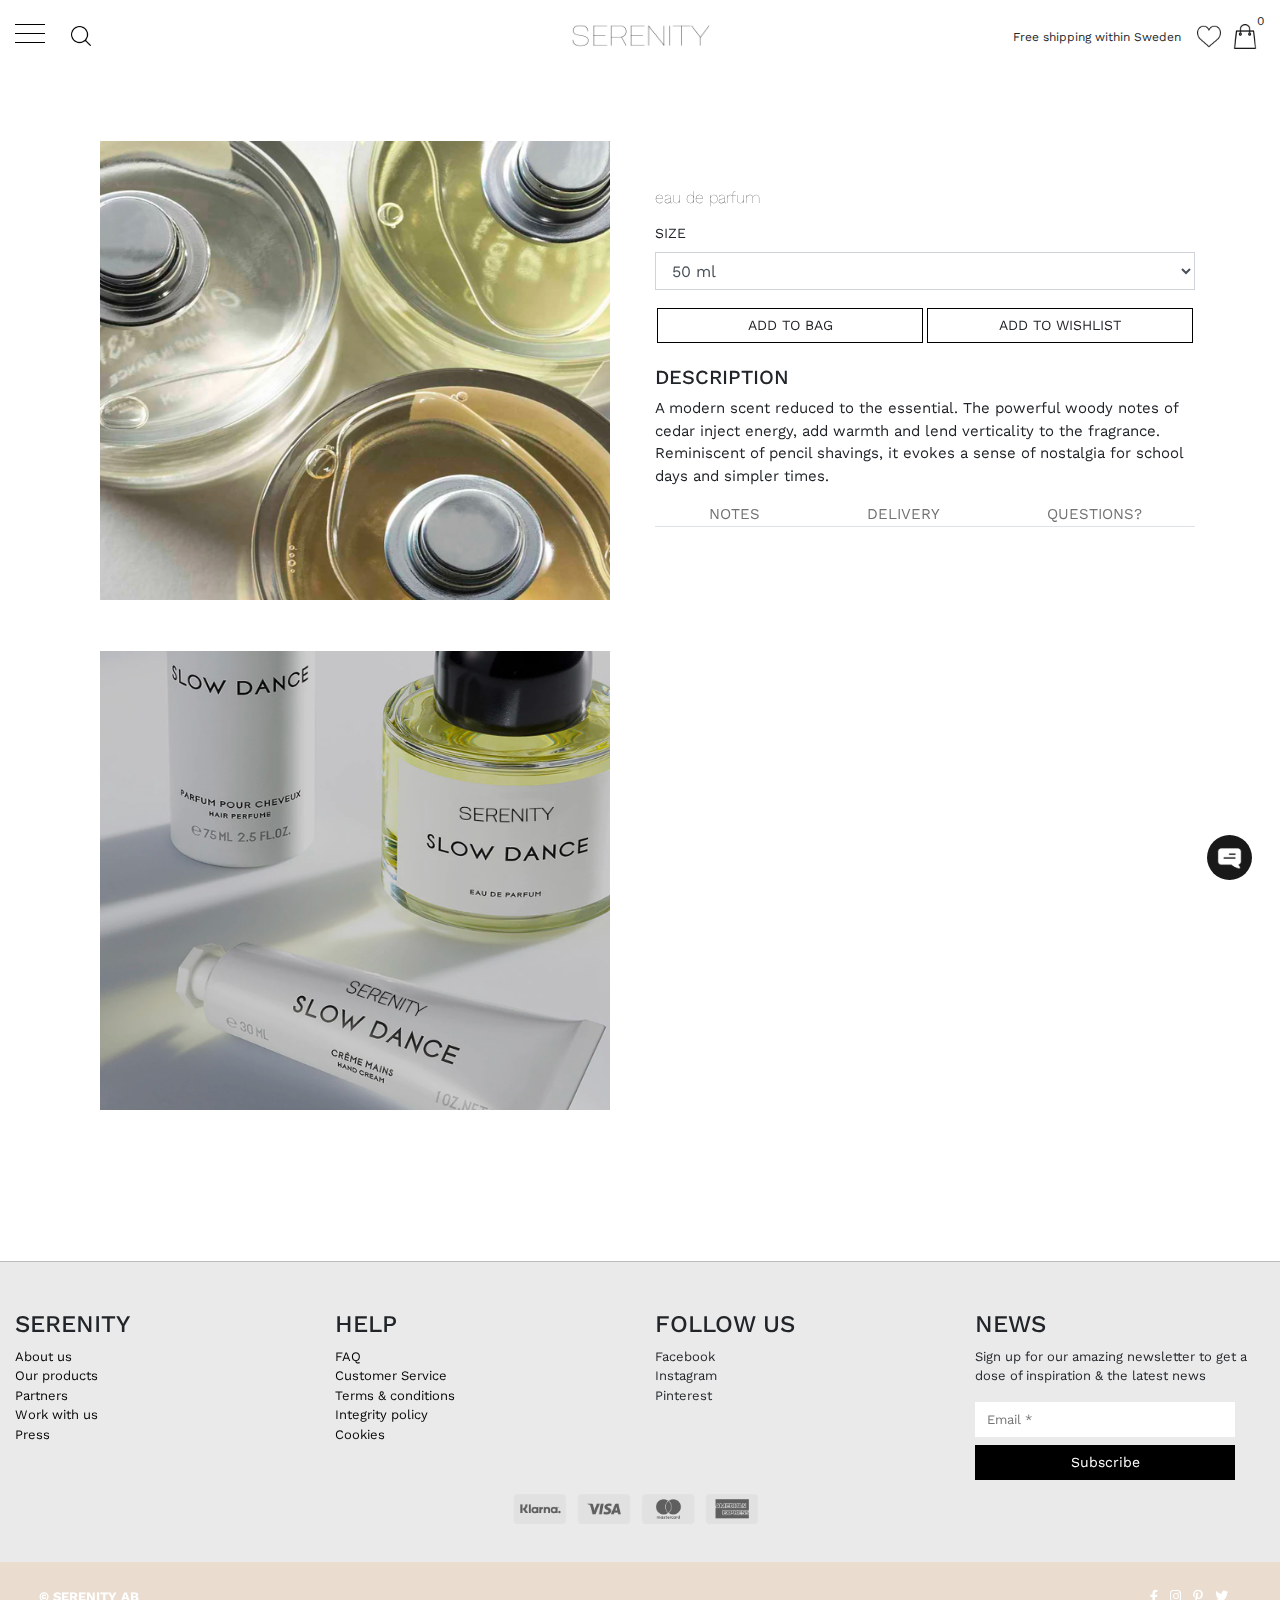
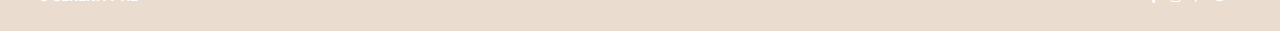
<file: html/produktsida.html>
<!DOCTYPE html>
<html lang="en">

<head>

    <title>SERENITY - OFFICIAL SITE</title>
    <meta charset="utf-8">
    <meta name="viewport" content="width=device-width, initial-scale=1, shrink-to-fit=no">
    <link href="https://fonts.googleapis.com/css?family=Heebo|Work+Sans:300&display=swap" rel="stylesheet">
    <link rel="stylesheet" href="https://stackpath.bootstrapcdn.com/bootstrap/4.3.1/css/bootstrap.min.css"
        integrity="sha384-ggOyR0iXCbMQv3Xipma34MD+dH/1fQ784/j6cY/iJTQUOhcWr7x9JvoRxT2MZw1T" crossorigin="anonymous">

    <link rel="stylesheet" href="https://cdnjs.cloudflare.com/ajax/libs/font-awesome/5.11.2/css/all.min.css">

    <link rel="stylesheet" href="../CSS/main.css">

    <script src="https://code.jquery.com/jquery-3.4.1.js"
        integrity="sha256-WpOohJOqMqqyKL9FccASB9O0KwACQJpFTUBLTYOVvVU=" crossorigin="anonymous"></script>

    <script src="../JS/navbar.js"></script>
    <script src="../JS/productpage.js"></script>
    <link rel="shortcut icon" type="image/x-icon" href="../images/favicon-1.ico" />

</head>

<body>

    <!-- navbar -->
    <div class="container-fluid header-wrapper">

        <div class="row">

            <header class="header-container sticky col-12">

                <div class="row d-flex justify-content-between">
                    <div class="col-4 d-flex">
                        <div class="openbtn pt-3">
                            <div></div>
                            <div></div>
                            <div></div>
                        </div>
                        <div id="mySidenav" class="sidenav">
                            <div class="close-wrapper mb-5">
                                <a class="closebtn mt-3">
                                    <img src="../images/X.png" alt="close-btn">
                                </a>
                            </div>
                            <a href="../index.html">Home</a>
                            <a href="#">Bestsellers</a>
                            <a href="lp_produktsida.html">Perfume</a>
                            <a href="#">Body & hand care</a>
                            <div class="menu-divider"></div>
                            <a href="#">Work with us</a>
                            <a href="#">Contact</a>
                            <a href="#">About</a>
                        </div>

                        <div class="search d-flex pt-3">
                            <form class="search-field pl-3 pt-2 ml-4 mr-2">
                                <input type="text" name="search" placeholder="Search">
                            </form>
                            <div class="glass-wrapper ml-3">
                                <div class="search-glass"></div>
                            </div>
                        </div>
                    </div>

                    <div class="col-4 d-flex justify-content-center">
                        <div class="logo-wrapper pt-3">
                            <a href="../index.html"><img src="../images/Rityta%201.png" alt="logga"></a>
                        </div>
                    </div>

                    <div class="col-4 d-flex justify-content-end">
                        <div class="shipping pr-3">
                            <p>Free shipping within Sweden</p>
                        </div>

                        <div class="icons pt-4 pr-2">
                            <img class="heart-icon heart1 pr-1" src="../images/heart.PNG" alt="heart-like">
                            <img class="cart-icon toggle-cart pl-1" src="../images/cart.PNG" alt="shopping cart"
                                id="cartBtn">
                            <span class="badge-icon">0</span>
                        </div>
                    </div>
                    <!-- Varukorg-->
                    <div id="myCart" class="cartnav container">
                        <div class="cart-header d-flex justify-content-between">
                            <p id="rubrik">YOUR CART</p>
                            <a class="cartbtn toggle-cart">
                                <img src="../images/X.png" alt="close-btn">
                            </a>
                        </div>
                        <div class="container cart-row" id="mainDiv">
                            <div class="row cart-prod-container">
                                <p id="empty">Your cart is currently empty..</p>
                                <!--Loopar cart items i javascript-->
                            </div>
                            <div class="d-flex justify-content-between shippingDiv">
                                <p id="frakt">Shipping</p>
                                <p id="shipping">Free!</p>
                            </div>
                            <div class="d-flex justify-content-between totalDiv">
                                <p id="total">Total</p>
                                <p id="totPrice"></p>
                            </div>
                            <div class="d-flex col-12" id="totalBtn">
                                <a href="kassa.html">
                                    <button type="button" class="btn btn-dark w-100" id="btnCO">Go to checkout</button>
                                </a>
                            </div>
                        </div>
                    </div>
                    <!-- varukorg slut-->
                </div>
        </div>
        </header>
        <!--Pop-up när produkt läggs till i varukorg-->

        <div class="cart-notification">
            <div class="message">
                <p class="pl-2 pt-2">Awesome!<br>
                    You just added a perfume to your cart.
                    Head over to <a href="kassa.html">the checkout</a> to view your products.</p>
            </div>
        </div>
    </div>

    <!-- image slide -->

    <div class="container">
        <div class="row">
            <div class="col-12 col-md-6" id="main">
                <div id="carouselExampleControls" class="carousel slide" data-ride="carousel" data-interval="false">
                    <div class="carousel-inner">
                        <div class="carousel-item active" id="product-img">
                        </div>
                        <div class="carousel-item">
                            <img class="d-block w-100" src="../images/serenity-productpage.jpg" alt="Second slide">
                        </div>
                        <div class="carousel-item">
                            <img class="d-block w-100" src="../images/serenity-productpage1.jpg" alt="Third slide">
                        </div>
                    </div>
                    <a class="carousel-control-prev" href="#carouselExampleControls" role="button" data-slide="prev">
                        <span><i class="fa fa-angle-left" aria-hidden="true"></i></span>
                        <span class="sr-only">Previous</span>
                    </a>
                    <a class="carousel-control-next" href="#carouselExampleControls" role="button" data-slide="next">
                        <span><i class="fa fa-angle-right" aria-hidden="true"></i></span>
                        <span class="sr-only">Next</span>
                    </a>
                </div>
                <!-- container för bilderna -->
                <div class="container" id="picDiv">
                    <div class="row">
                        <div class="col-12" id="product-img-desktop">

                        </div>
                        <div class="col-12">
                            <img class="d-block w-100" src="../images/serenity-productpage.jpg" alt="first pic">
                        </div>
                        <div class="col-12">
                            <img class="d-block w-100" src="../images/serenity-productpage1.jpg" alt="second pic">
                        </div>

                    </div>

                </div>
            </div>

            <!-- Product -->
            <div class="col-12 col-md-6" id="sidebar">
                <div>
                    <h1 id="product-name"></h1>
                </div>
                <div>
                    <h4>eau de parfum</h4>
                </div>
                <div>
                    <p class="price"></p>
                </div>
                <div>
                    <div class="form-group">
                        <label for="sel1">Size</label>
                        <select class="form-control" id="sel1" required>
                            <option>50 ml</option>
                            <option class="font-italic">100 ml - Coming soon</option>
                        </select>
                    </div>
                </div>
                <div class="d-flex col-12" id="theBtn">
                    <button type="button" class="btn w-100" id="btn1">Add to bag</button>
                    <button type="button" class="btn w-100" id="btn2">Add to wishlist</button>
                </div>

                <div>
                    <h3>Description</h3>
                    <p>A modern scent reduced to the essential. The powerful woody notes of cedar inject energy, add
                        warmth and lend verticality to the fragrance. Reminiscent of pencil shavings, it evokes a sense
                        of nostalgia for school days and simpler times.</p>
                </div>

                <!-- Tabs -->
                <ul class="nav nav-tabs">
                    <li class="active"><a data-toggle="tab" href="#notes">Notes</a></li>
                    <li class="active"><a data-toggle="tab" href="#delivery">Delivery</a></li>
                    <li><a data-toggle="tab" href="#questions">Questions?</a></li>
                </ul>
                <!-- Tab content -->
                <div class="tab-content">
                    <div id="notes" class="tab-pane fade in active">
                        <li>Top: Rose Petals</li>
                        <li>Heart: Virginian Cedarwood</li>
                        <li>Base: Haitian Vetiver, Silk Musk</li>
                    </div>
                    <div id="delivery" class="tab-pane fade">
                        <p>Every order comes with:</p>
                        <li>Free shipping</li>
                        <li>Free returns</li>
                        <li>A SERENITY gift box</li>
                        <li>Two fragrance samples</li>
                    </div>
                    <div id="questions" class="tab-pane fade">
                        <p>Don't hesitate to give us a call <3</p> <p>+46(0)8 813 934 01</p>
                        <a href="#">support@serenity.com</a>
                    </div>
                </div>
            </div>
        </div>
    </div>

    <!-- Image slides -->

    <!-- Chat Modal -->

    <div class="container">
        <div class="row">
            <button class="open-button d-flex justify-content-between">
                <img src="../images/chat-new.png" alt="chat bubble" class="">
            </button>
            <div class="chat-popup" id="myForm">
                <form action="/action_page.php" class="form-container">
                    <textarea placeholder="Have any questions? Type your message here..." name="msg" id="message"
                        required></textarea>
                    <button type="submit" class="btn">Send</button>
                    <button type="button" class="btn cancel">Close</button>
                </form>
            </div>
        </div>
    </div>

    <!-- footer -->
    <footer id="sticky-footer">
        <div class="container-fluid">
            <div class="row d-flex justify-content-between pt-5" id="footer-container">
                <div class="col-12 col-md-6 col-lg-3" id="f-menu1">
                    <h4>serenity</h4>
                    <ul class="footer-info">
                        <li id="menu-item1">
                            <a href="#">About us</a>
                        </li>
                        <li id="menu-item2">
                            <a href="#">Our products</a>
                        </li>
                        <li id="menu-item2">
                            <a href="#">Partners</a>
                        </li>
                        <li id="menu-item3">
                            <a href="#">Work with us</a>
                        </li>
                        <li id="menu-item2">
                            <a href="#">Press</a>
                        </li>
                    </ul>
                </div>
                <div class="col-12 col-md-6 col-lg-3" id="f-menu2">
                    <h4>help</h4>
                    <ul class="footer-info">
                        <li id="menu-item4">
                            <a href="#" class="faq">faq</a>
                        </li>
                        <li id="menu-item4">
                            <a href="#">Customer Service</a>
                        </li>
                        <li id="menu-item4">
                            <a href="#">Terms & conditions </a>
                        </li>
                        <li id="menu-item4">
                            <a href="#">Integrity policy</a>
                        </li>
                        <li id="menu-item4">
                            <a href="#">Cookies</a>
                        </li>
                    </ul>
                </div>
                <div class="col-12 col-md-6 col-lg-3">
                    <h4>follow us</h4>
                    <ul class="footer-info">
                        <li>Facebook</li>
                        <li>Instagram</li>
                        <li>Pinterest</li>
                    </ul>
                </div>
                <div class="col-12 col-md-6 col-lg-3" id="f-menu3">
                    <div class="sign-up-wrapper">
                        <h4>news</h4>
                        <span>Sign up for our amazing newsletter to get a dose of inspiration & the latest news</span>
                        <form>
                            <input class="py-2 mt-3" placeholder="Email *" type="email">
                            <button type="submit" class="btn btn-dark btn-block mt-2">Subscribe</button>
                        </form>
                    </div>
                </div>
                <div class="col-12 d-flex justify-content-center" id="img-box">
                    <img src="../images/betalningsmetoder.png" alt="betalningsmetoder">
                </div>
            </div>
            <div class="row d-flex justify-content-between pt-4 pb-2" id="icon-box">
                <div class="col-6" id="brand">
                    <p class="footer-bottom pl-4"> &copy; serenity ab</p>
                </div>
                <div class="col-6 pr-5" id="icon-link">
                    <ul>
                        <li href="https://sv-se.facebook.com/" class="fab fa-facebook-f" role="button"></li>
                        <li href="https://instagram.com/" class="fab fa-instagram" role="button"></li>
                        <li href="https://www.pinterest.se//" class="fab fa-pinterest-p" role="button"></li>
                        <li href="https://www.twitter.com" class="fab fa-twitter" role="button"></li>
                    </ul>
                </div>
            </div>
        </div>
    </footer>




    <script src="https://code.jquery.com/jquery-3.3.1.slim.min.js"
        integrity="sha384-q8i/X+965DzO0rT7abK41JStQIAqVgRVzpbzo5smXKp4YfRvH+8abtTE1Pi6jizo" crossorigin="anonymous">
    </script>
    <script src="https://cdnjs.cloudflare.com/ajax/libs/popper.js/1.14.7/umd/popper.min.js"
        integrity="sha384-UO2eT0CpHqdSJQ6hJty5KVphtPhzWj9WO1clHTMGa3JDZwrnQq4sF86dIHNDz0W1" crossorigin="anonymous">
    </script>
    <script src="https://stackpath.bootstrapcdn.com/bootstrap/4.3.1/js/bootstrap.min.js"
        integrity="sha384-JjSmVgyd0p3pXB1rRibZUAYoIIy6OrQ6VrjIEaFf/nJGzIxFDsf4x0xIM+B07jRM" crossorigin="anonymous">
    </script>

</body>

</html>
</file>
<file: CSS/main.css>
body {
  font-family: 'Work Sans', sans-serif; }
  body .header-wrapper .row .sticky {
    position: fixed;
    top: 0;
    left: 0;
    width: 100%;
    z-index: 500; }
  body .header-wrapper .row .header-container {
    background-color: white;
    height: 70px; }
    body .header-wrapper .row .header-container .openbtn {
      transition: .2s;
      cursor: pointer;
      font-size: 20px;
      text-align: center; }
      body .header-wrapper .row .header-container .openbtn div {
        width: 30px;
        height: 3px;
        border-bottom: 1px solid black;
        margin: 6px 0; }
    body .header-wrapper .row .header-container .sidenav {
      height: 100%;
      visibility: hidden;
      position: fixed;
      z-index: 2000;
      bottom: 0;
      left: 0;
      background-color: white;
      overflow-x: hidden;
      padding-top: 40px;
      border-right: 1px solid rgba(211, 211, 211, 0.432); }
    body .header-wrapper .row .header-container .active {
      visibility: visible;
      width: 100%;
      animation-name: animation1;
      animation-duration: 0.3s;
      animation-fill-mode: both; }
      @media (min-width: 990px) {
        body .header-wrapper .row .header-container .active {
          width: 32vw; } }
    body .header-wrapper .row .header-container .sidenav a {
      font-size: 18px;
      padding: 8px 8px 8px 32px;
      text-decoration: none;
      color: #818181;
      display: block; }
      body .header-wrapper .row .header-container .sidenav a:hover {
        color: #f1f1f1; }
    body .header-wrapper .row .header-container .sidenav .menu-divider {
      height: 30px;
      margin-right: 30px;
      margin-left: 30px; }
    body .header-wrapper .row .header-container .closebtn {
      cursor: pointer;
      position: absolute;
      top: 0;
      left: 0px; }
      body .header-wrapper .row .header-container .closebtn img {
        width: 30px;
        height: 30px; }
    body .header-wrapper .row .header-container .search-field {
      display: none;
      width: 50%; }
      body .header-wrapper .row .header-container .search-field input {
        border: none;
        border-bottom: 1px solid black; }
        body .header-wrapper .row .header-container .search-field input:focus {
          outline: none; }
    body .header-wrapper .row .header-container .search-field.active {
      display: inline-block; }
    body .header-wrapper .row .header-container .search {
      width: 80%; }
      body .header-wrapper .row .header-container .search .glass-wrapper {
        position: relative;
        width: 40px;
        height: 40px; }
        @media (min-width: 990px) {
          body .header-wrapper .row .header-container .search .glass-wrapper:hover {
            background-color: black;
            transition: 0.5s;
            border-radius: 50%; } }
        body .header-wrapper .row .header-container .search .glass-wrapper:hover .search-glass {
          background-image: url(../images/magnifying-glass-white.png); }
        body .header-wrapper .row .header-container .search .glass-wrapper .search-glass {
          position: absolute;
          top: 50%;
          left: 50%;
          transform: translate(-50%, -50%);
          background-image: url(../images/magnifying-glass.png);
          background-size: cover;
          width: 20px;
          height: 20px;
          display: none; }
          @media (min-width: 990px) {
            body .header-wrapper .row .header-container .search .glass-wrapper .search-glass {
              display: inline-block;
              cursor: pointer; } }
    body .header-wrapper .row .header-container .logo-wrapper img {
      width: 140px;
      height: 40px; }
    body .header-wrapper .row .header-container .shipping {
      padding-top: 28px;
      display: none; }
      @media (min-width: 990px) {
        body .header-wrapper .row .header-container .shipping {
          display: inline-block;
          font-size: 12px; } }
    body .header-wrapper .row .header-container .icons .heart-icon {
      cursor: pointer;
      width: 28px;
      height: 23px; }
    body .header-wrapper .row .header-container .icons .cart-icon {
      cursor: pointer;
      width: 28px;
      height: 25px; }
    body .header-wrapper .row .header-container .icons .badge-icon {
      font-size: 12px;
      border: none;
      position: absolute;
      top: 12px; }
  body .header-wrapper .cart-notification {
    position: fixed;
    background-color: white;
    border: 1px solid rgba(128, 128, 128, 0.425);
    right: 43px;
    top: 46px;
    font-size: 0.65rem;
    word-spacing: normal;
    opacity: 0;
    text-align: left;
    z-index: 700;
    visibility: hidden;
    border-radius: 16px;
    border-top-right-radius: 0px;
    width: 200px;
    height: 80px; }
    body .header-wrapper .cart-notification .message p a {
      font-weight: bold;
      color: black; }
      body .header-wrapper .cart-notification .message p a:hover {
        text-decoration: none;
        opacity: 0.7; }
  body .header-wrapper .message-active {
    visibility: visible;
    animation: fadeout 3s;
    animation-duration: 7s;
    opacity: 0; }

@keyframes fadeout {
  5% {
    opacity: 1; } }

@keyframes beat {
  to {
    transform: scale(1.2); } }

@keyframes animation1 {
  0% {
    transform: translateX(-150px);
    opacity: 0; }
  100% {
    transform: translateX(0px);
    opacity: 1; } }

body {
  font-family: 'Work Sans', sans-serif; }
  body #myCart {
    padding: 11px; }
  body .cartnav {
    height: 100vh;
    padding: 10px;
    width: 32vw;
    visibility: hidden;
    position: fixed;
    z-index: 1500;
    bottom: 0;
    right: 0;
    background-color: white;
    overflow-x: hidden;
    padding-top: 60px;
    border-left: 1px solid rgba(211, 211, 211, 0.432); }
    body .cartnav #myCart {
      padding: 1px;
      position: sticky; }
    body .cartnav .cart-header {
      border-bottom: 1px #ececec solid; }
      body .cartnav .cart-header #rubrik {
        padding: 6px;
        margin-left: 6px;
        margin-top: 10px;
        margin-bottom: 10px; }
    body .cartnav #mainDiv {
      margin-top: 20px;
      margin-bottom: 10px;
      padding: 0; }
      body .cartnav #mainDiv .container {
        padding: 2px; }
      body .cartnav #mainDiv .cart-prod-container {
        height: 58vh;
        overflow: scroll;
        overflow-x: hidden; }
        body .cartnav #mainDiv .cart-prod-container::-webkit-scrollbar {
          background-color: white; }
      body .cartnav #mainDiv .remove {
        cursor: pointer;
        position: absolute;
        top: 3px;
        left: 14px;
        font-weight: bold; }
      body .cartnav #mainDiv #empty {
        padding: 6px;
        margin-left: 21px;
        margin-top: 10px;
        margin-bottom: 10px; }
      body .cartnav #mainDiv ul {
        padding: 0px; }
        body .cartnav #mainDiv ul #name {
          margin-bottom: 0px;
          font-weight: bold; }
        body .cartnav #mainDiv ul #size {
          font-size: 12px; }
      body .cartnav #mainDiv #antalP {
        float: right; }
        body .cartnav #mainDiv #antalP span {
          padding: 10px;
          justify-content: flex-end; }
          body .cartnav #mainDiv #antalP span .btn.btn-dark {
            border: none;
            border-radius: 0;
            background-color: white;
            color: black;
            font-size: 12px;
            text-align: right; }
            body .cartnav #mainDiv #antalP span .btn.btn-dark:hover {
              color: pink; }
      body .cartnav #mainDiv img {
        width: 100%; }
      body .cartnav #mainDiv #price {
        margin-right: 5px;
        text-align: right; }
    body .cartnav .shippingDiv {
      margin: 10px;
      padding-top: 5px;
      border-top: 1px solid #f1f1f1;
      opacity: 0, 7; }
    body .cartnav .totalDiv {
      border-top: 1px solid #e9e9e9;
      border-bottom: 1px solid #e9e9e9;
      margin-top: 16px;
      margin-left: 14px;
      margin-right: 14px;
      padding-top: 5px; }
      body .cartnav .totalDiv #total {
        font-size: 18px;
        font-weight: lighter; }
      body .cartnav .totalDiv #totPrice {
        font-size: 20px;
        font-weight: bolder; }
      body .cartnav .totalDiv #frakt {
        font-size: 18px;
        margin-top: 10px; }
    body .cartnav #totalBtn {
      margin-top: 20px; }
      body .cartnav #totalBtn a {
        width: inherit; }
      body .cartnav #totalBtn #btnCO {
        border-radius: 0;
        border: 1px solid black;
        font-size: 14px;
        text-transform: uppercase;
        background-color: black !important; }
    body .cartnav .input-group .button-minus {
      width: fit-content; }
      body .cartnav .input-group .button-minus:focus {
        outline: none; }
    body .cartnav .input-group .quantity-field {
      margin: 4px;
      border: none;
      width: 10px;
      height: 30px; }
      body .cartnav .input-group .quantity-field[type=number]::-webkit-inner-spin-button, body .cartnav .input-group .quantity-field[type=number]::-webkit-outer-spin-button {
        -webkit-appearance: none; }
      body .cartnav .input-group .quantity-field input[type=number] {
        -moz-appearance: textfield;
        -webkit-appearance: none; }
    body .cartnav .input-group .button-plus {
      width: fit-content; }
    body .cartnav a.cartbtn {
      margin: 9px;
      padding: 8px;
      font-size: 20px;
      color: #818181; }
  body .cart-active {
    z-index: 99999;
    padding: 10px;
    visibility: visible;
    width: 100%;
    animation-name: cart-animation;
    animation-duration: 0.2s;
    animation-fill-mode: both; }
    @media (min-width: 990px) {
      body .cart-active {
        width: 32vw;
        padding: 10px; } }
  body .cartnav a {
    padding: 8px 8px 8px 32px;
    text-decoration: none;
    color: #818181;
    display: block; }
    body .cartnav a:hover {
      color: #f1f1f1; }
  body .cartbtn {
    cursor: pointer;
    position: absolute;
    top: 0;
    right: 0px; }
    body .cartbtn img {
      width: 30px;
      height: 30px; }

@keyframes cart-animation {
  0% {
    transform: translateX(500px);
    opacity: 0; }
  100% {
    transform: translateX(0px);
    opacity: 1; } }

body {
  font-family: 'Work Sans', sans-serif;
  font-size: 13px; }
  body #sticky-footer {
    padding: 0px;
    margin-top: 10px; }
    body #sticky-footer .container-fluid {
      background-color: #EAEAEA; }
      body #sticky-footer .container-fluid h4 {
        text-transform: uppercase; }
      body #sticky-footer .container-fluid #footer-container {
        flex: none;
        padding-top: 10px;
        padding-bottom: 20px; }
        body #sticky-footer .container-fluid #footer-container .footer-info {
          padding-left: 0;
          list-style-type: none; }
          body #sticky-footer .container-fluid #footer-container .footer-info li a {
            color: black; }
            body #sticky-footer .container-fluid #footer-container .footer-info li a:hover {
              text-decoration: none; }
        body #sticky-footer .container-fluid #footer-container #f-menu2 h4 {
          text-transform: uppercase; }
        body #sticky-footer .container-fluid #footer-container #f-menu2 .faq {
          text-transform: uppercase; }
        body #sticky-footer .container-fluid #footer-container #f-menu3 h4 {
          text-transform: uppercase; }
        body #sticky-footer .container-fluid #footer-container #f-menu3 span {
          width: 80%; }
        body #sticky-footer .container-fluid #footer-container #f-menu3 input {
          border: none;
          width: 90%; }
          body #sticky-footer .container-fluid #footer-container #f-menu3 input:focus {
            outline: none; }
          body #sticky-footer .container-fluid #footer-container #f-menu3 input::placeholder {
            padding-left: 10px; }
        body #sticky-footer .container-fluid #footer-container #f-menu3 button {
          width: 90%;
          border-radius: 0; }
        body #sticky-footer .container-fluid #footer-container .btn {
          background-color: black !important;
          border: 1px solid black;
          font-size: 14px; }
          body #sticky-footer .container-fluid #footer-container .btn:hover {
            background-color: white !important;
            color: black !important; }
      body #sticky-footer .container-fluid .sign-up-wrapper {
        margin-right: 1px; }
      body #sticky-footer .container-fluid #img-box img {
        width: 300px; }
    body #sticky-footer #icon-box {
      background-color: #EADCCF;
      justify-content: center;
      color: white;
      padding-top: 10px; }
      body #sticky-footer #icon-box ul {
        padding-left: 0; }
        body #sticky-footer #icon-box ul li {
          color: white;
          size: 20px;
          padding: 4px; }
          body #sticky-footer #icon-box ul li:hover {
            text-decoration: none; }
      body #sticky-footer #icon-box #icon-link {
        text-align: end;
        margin: auto;
        padding: 0; }
      body #sticky-footer #icon-box #brand {
        text-transform: uppercase;
        margin: auto;
        font-weight: bold; }

body {
  font-family: 'Work Sans', sans-serif; }
  body .section-wrapper {
    padding-top: 68px; }
    body .section-wrapper .row .img-section {
      background-image: url(../images/image-lp-mob.jpg);
      width: 100%;
      height: 500px;
      background-position: center;
      background-size: cover; }
      @media (min-width: 600px) {
        body .section-wrapper .row .img-section {
          background-image: url(../images/Serenity-image.jpg);
          height: 580px; } }
    body .section-wrapper .row .txt-container h5 {
      text-transform: uppercase; }
    body .section-wrapper .row .txt-container hr {
      border-color: rgba(128, 128, 128, 0.425);
      width: 105px; }
    body .section-wrapper .row .txt-container h2 {
      text-transform: uppercase;
      font-weight: bold; }
  body .container-fluid {
    border-top: 1px solid rgba(128, 128, 128, 0.425); }
    body .container-fluid .prod-container .col-12 h4 a {
      font-size: 16px;
      color: black;
      text-decoration: none; }
    body .container-fluid .prod-container .prod-wrapper {
      position: relative;
      flex-wrap: wrap;
      width: 80%; }
      body .container-fluid .prod-container .prod-wrapper .hover-div {
        cursor: pointer;
        z-index: 100;
        background: rgba(0, 0, 0, 0); }
        @media (min-width: 990px) {
          body .container-fluid .prod-container .prod-wrapper .hover-div:hover .prod-img {
            background: rgba(0, 0, 0, 0.719);
            filter: brightness(40%);
            transition: all 0.5s; } }
        @media (min-width: 990px) {
          body .container-fluid .prod-container .prod-wrapper .hover-div:hover .icons-hover {
            visibility: visible; } }
        @media (min-width: 990px) {
          body .container-fluid .prod-container .prod-wrapper .hover-div:hover .prod-info {
            opacity: 1; } }
        body .container-fluid .prod-container .prod-wrapper .hover-div .prod-img {
          box-shadow: 0px 0px 14px -3px #8c898c;
          transition: all 0.5s ease-out; }
        body .container-fluid .prod-container .prod-wrapper .hover-div img {
          width: 100%;
          vertical-align: top; }
      body .container-fluid .prod-container .prod-wrapper .prod-info {
        text-transform: uppercase;
        position: absolute;
        top: 1px; }
        @media (min-width: 990px) {
          body .container-fluid .prod-container .prod-wrapper .prod-info {
            opacity: 0;
            font-weight: bold;
            color: white;
            left: 47%;
            top: 15%;
            transform: translate(-47%, -15%);
            font-size: 20px; } }
        @media (min-width: 1200px) {
          body .container-fluid .prod-container .prod-wrapper .prod-info {
            left: 47%;
            top: 28%;
            transform: translate(-47%, -28%); } }
        body .container-fluid .prod-container .prod-wrapper .prod-info .prod-name {
          text-transform: uppercase; }
          @media (min-width: 990px) {
            body .container-fluid .prod-container .prod-wrapper .prod-info .prod-name {
              text-align: center; } }
        body .container-fluid .prod-container .prod-wrapper .prod-info .prod-price {
          text-transform: capitalize;
          font-size: 12px; }
          @media (min-width: 990px) {
            body .container-fluid .prod-container .prod-wrapper .prod-info .prod-price {
              font-size: 14px;
              text-align: center; } }
      body .container-fluid .prod-container .prod-wrapper .prod-icons {
        z-index: 200;
        position: absolute;
        bottom: 40px;
        right: 10px; }
        @media (min-width: 990px) {
          body .container-fluid .prod-container .prod-wrapper .prod-icons {
            visibility: hidden; } }
        body .container-fluid .prod-container .prod-wrapper .prod-icons .heart-icon {
          width: 27px;
          height: 37px;
          cursor: pointer; }
        body .container-fluid .prod-container .prod-wrapper .prod-icons .cart-icon {
          width: 38px;
          height: 40px;
          cursor: pointer; }
      body .container-fluid .prod-container .prod-wrapper .icons-hover {
        visibility: hidden;
        position: absolute;
        top: 47%;
        left: 50%;
        transform: translate(-47%, -50%); }
        @media (min-width: 990px) {
          body .container-fluid .prod-container .prod-wrapper .icons-hover {
            display: block !important; } }
        body .container-fluid .prod-container .prod-wrapper .icons-hover img {
          z-index: 200;
          width: 40px;
          height: 38px; }
  body .image-animation .row .image-wrapper-1 {
    width: 50%; }
    @media (min-width: 600px) {
      body .image-animation .row .image-wrapper-1 {
        width: 20%; } }
    body .image-animation .row .image-wrapper-1 #inspo-image-1 {
      width: 100%; }
      @media (min-width: 600px) {
        body .image-animation .row .image-wrapper-1 #inspo-image-1 {
          width: 90%; } }
  body .image-animation .row .image-wrapper-2 {
    width: 50%; }
    @media (min-width: 600px) {
      body .image-animation .row .image-wrapper-2 .inspo-text {
        text-align: start;
        margin-bottom: 80px;
        font-size: 16px; } }
    @media (min-width: 990px) {
      body .image-animation .row .image-wrapper-2 .inspo-text {
        width: 70%;
        flex-wrap: wrap; } }
    body .image-animation .row .image-wrapper-2 .image-inspo-wrapper #inspo-image-2 {
      width: 100%; }

body .prod-page {
  padding-top: 80px; }
  body .prod-page .row .txt-container .txt-header {
    text-transform: capitalize;
    font-size: 45px; }
  body .prod-page .row .txt-container .txt-info {
    font-size: 16px; }
  body .prod-page .row .lp-img-container {
    animation-name: animationlp;
    animation-duration: 1.7s;
    animation-fill-mode: forwards;
    opacity: 0;
    margin-top: 155px; }
    body .prod-page .row .lp-img-container img {
      width: 100%; }

body .products-container {
  border: none; }
  body .products-container .row .prod-container {
    position: relative;
    flex-wrap: wrap;
    width: 80%; }
    body .products-container .row .prod-container .hover-div {
      cursor: pointer;
      z-index: 100;
      background: rgba(0, 0, 0, 0); }
      @media (min-width: 990px) {
        body .products-container .row .prod-container .hover-div:hover .prod-img {
          background: rgba(0, 0, 0, 0.719);
          filter: brightness(40%);
          transition: all 0.5s; } }
      @media (min-width: 990px) {
        body .products-container .row .prod-container .hover-div:hover .icons-hover {
          visibility: visible; } }
      @media (min-width: 990px) {
        body .products-container .row .prod-container .hover-div:hover .prod-info {
          opacity: 1; } }
      body .products-container .row .prod-container .hover-div .prod-img {
        box-shadow: 0px 0px 14px -3px #8c898c;
        transition: all 0.5s ease-out; }
    body .products-container .row .prod-container img {
      width: 100%;
      vertical-align: top; }
  body .products-container .row .prod-info {
    text-transform: uppercase;
    position: absolute;
    top: 1px; }
    @media (min-width: 990px) {
      body .products-container .row .prod-info {
        font-size: 165px !important;
        opacity: 0;
        font-weight: bold;
        color: white;
        left: 47%;
        top: 15%;
        transform: translate(-47%, -15%);
        font-size: 20px; } }
    @media (min-width: 1200px) {
      body .products-container .row .prod-info {
        font-size: 16px !important;
        left: 47%;
        top: 20%;
        transform: translate(-47%, -20%); } }
    body .products-container .row .prod-info .prod-name {
      text-transform: uppercase; }
      @media (min-width: 990px) {
        body .products-container .row .prod-info .prod-name {
          text-align: center; } }
    body .products-container .row .prod-info .prod-price {
      text-transform: capitalize;
      font-size: 12px; }
      @media (min-width: 990px) {
        body .products-container .row .prod-info .prod-price {
          font-size: 14px;
          text-align: center; } }
  body .products-container .row .prod-icons {
    position: absolute;
    bottom: 40px;
    right: 10px; }
    @media (min-width: 990px) {
      body .products-container .row .prod-icons {
        visibility: hidden; } }
    body .products-container .row .prod-icons .heart-icon {
      width: 27px;
      height: 37px;
      cursor: pointer; }
    body .products-container .row .prod-icons .cart-icon {
      width: 38px;
      height: 40px;
      cursor: pointer; }
  body .products-container .row .icons-hover {
    visibility: hidden;
    position: absolute;
    top: 47%;
    left: 50%;
    transform: translate(-47%, -50%); }
    @media (min-width: 990px) {
      body .products-container .row .icons-hover {
        display: block !important; } }
    body .products-container .row .icons-hover img {
      width: 40px;
      height: 38px; }

@keyframes animationlp {
  0% {
    transform: translateX(500px);
    opacity: 0; }
  100% {
    transform: translateX(0px);
    opacity: 1; } }

.container .row #picDiv {
  display: none; }

@media (min-width: 616px) {
  .container .row #picDiv {
    display: none; } }

@media (min-width: 990px) {
  .container .row #main {
    width: 60%;
    height: 90%;
    min-height: 1000px;
    display: flex;
    flex-direction: column; }
  .container .row #sidebar {
    width: 25%;
    height: 80vh;
    min-height: 200px;
    overflow: auto;
    position: -webkit-sticky;
    position: sticky;
    top: 20%; }
    .container .row #sidebar #sel1 {
      border-radius: 0 !important; }
  .container .row #picDiv {
    display: block;
    padding-top: 50px; }
    .container .row #picDiv img {
      height: 90%;
      width: 90%; }
  .container .row .carousel {
    display: none; } }

.container .row .carousel {
  padding-top: 50px; }
  .container .row .carousel .carousel-control-prev {
    font-size: 30px;
    color: black; }
  .container .row .carousel .carousel-control-next {
    font-size: 30px;
    color: black; }

.container .row .nav {
  justify-content: space-around;
  text-transform: uppercase;
  margin-top: 15px; }

.container .row a {
  color: #727272;
  font-size: 15px; }
  .container .row a:hover {
    color: black;
    text-decoration: none;
    font-weight: bold; }

.container .row .tab-content {
  margin-top: 20px;
  font-size: 15px; }

.container .row h3 {
  font-size: 20px;
  text-transform: uppercase;
  margin-top: 20px; }

.container .row p {
  font-size: 15px; }

.container .row h1 {
  text-transform: uppercase;
  font-size: 30px;
  font-family: 'Work Sans', sans-serif;
  font-weight: lighter; }

.container .row h4 {
  font-size: 16px;
  font-family: 'Work Sans', sans-serif;
  font-weight: lighter; }

.container .row .price {
  font-family: 'Work Sans', sans-serif;
  font-weight: bold; }

.container .row label {
  font-size: 14px;
  text-transform: uppercase;
  font-family: 'Work Sans', sans-serif; }

.container .row #theBtn {
  padding: 0px; }
  .container .row #theBtn .btn {
    font-family: 'Work Sans', sans-serif;
    text-transform: uppercase;
    margin: 2px;
    border-radius: 0;
    border: 1px solid black;
    font-size: 14px; }
    .container .row #theBtn .btn:hover {
      background-color: black !important;
      color: white; }

.container .row .open-button {
  background-color: black;
  color: black;
  padding: 10px;
  border: none;
  cursor: pointer;
  opacity: 0.9;
  position: fixed;
  bottom: 20px;
  right: 28px;
  border-radius: 50%;
  z-index: 1;
  text-transform: uppercase; }
  .container .row .open-button img {
    height: 25px;
    width: 25px; }

.container .row .chat-popup {
  display: none;
  position: fixed;
  bottom: 10px;
  right: 15px;
  border: 1px solid #f1f1f1;
  border-radius: 0;
  z-index: 10; }
  .container .row .chat-popup h1 {
    font-size: 18px;
    font-weight: bold; }

.container .row .form-container {
  max-width: 300px;
  padding: 10px;
  background-color: white;
  border-radius: 20px; }

.container .row .form-container-textarea {
  width: 100%;
  padding: 15px;
  margin: 5px 0 22px 0;
  border: none;
  background: #f1f1f1;
  resize: none;
  min-height: 200px;
  border-radius: 20px; }

.container .row .form-container-textarea:focus {
  background-color: #ddd;
  outline: none; }

.container .row .form-container .btn {
  background-color: black;
  color: white;
  border: none;
  cursor: pointer;
  width: 48%;
  margin-bottom: 10px;
  border-radius: 0;
  border: 1px solid black; }
  .container .row .form-container .btn:hover {
    background-color: white;
    color: black; }

.container .row .form-container .cancel {
  background-color: #EADCCF;
  color: black;
  border: none; }
  .container .row .form-container .cancel:hover {
    border: 1px solid black; }

.container .row .form-container .btn:hover,
.container .row .open-button:hover {
  opacity: 1; }

.container .row #message {
  width: 275px;
  height: 150px;
  border-radius: 20px;
  border: none;
  padding-left: 10px;
  padding-top: 15px; }

html {
  scroll-behavior: smooth; }
  html body {
    position: relative; }
    html body .container {
      padding-top: 90px; }
      html body .container .row .col-12 .discount-code {
        cursor: pointer;
        text-transform: capitalize;
        font-weight: bold; }
        html body .container .row .col-12 .discount-code:hover {
          opacity: 0.8; }
      html body .container .row .col-12 .discount-wrapper {
        display: none; }
        html body .container .row .col-12 .discount-wrapper .discount-input {
          border-bottom: 1px solid black;
          border-top: none;
          border-right: none;
          border-left: none; }
        html body .container .row .col-12 .discount-wrapper .discount-btn {
          font-weight: bold;
          font-size: 13px;
          margin-top: 7px; }
          html body .container .row .col-12 .discount-wrapper .discount-btn:hover {
            opacity: 0.8; }
          html body .container .row .col-12 .discount-wrapper .discount-btn:focus {
            outline-style: none !important; }
        html body .container .row .col-12 .discount-wrapper .invalid-code {
          display: none;
          font-weight: bold; }
          html body .container .row .col-12 .discount-wrapper .invalid-code i {
            color: red; }
      html body .container .row .col-12 .divider {
        border-bottom: 1px solid rgba(128, 128, 128, 0.425);
        font-weight: bold; }
      html body .container .row .col-12 .order-container {
        padding-right: 15px;
        padding-left: 15px;
        margin-right: auto;
        margin-left: auto;
        border-bottom: 1px solid rgba(128, 128, 128, 0.425); }
        html body .container .row .col-12 .order-container .checkoutProd .pic-wrapper {
          display: inline-block;
          position: relative; }
          html body .container .row .col-12 .order-container .checkoutProd .pic-wrapper .remove {
            cursor: pointer;
            position: absolute;
            top: 3px;
            left: 1px;
            font-weight: bold; }
          html body .container .row .col-12 .order-container .checkoutProd .pic-wrapper .pic-container img {
            width: 90%;
            box-shadow: 0px 0px 14px -6px #8c898c; }
        html body .container .row .col-12 .order-container .checkoutProd .prod-wrapper .perfume-txt {
          font-size: 12px; }
        html body .container .row .col-12 .order-container .checkoutProd .prod-wrapper #size {
          font-size: 12px; }
        html body .container .row .col-12 .order-container .checkoutProd .prod-wrapper span {
          font-size: 14px; }
        html body .container .row .col-12 .order-container .checkoutProd .prod-wrapper .prod-name-wrapper .name {
          text-transform: uppercase; }
        html body .container .row .col-12 .order-container .checkoutProd .prod-wrapper .inputs {
          display: inline !important; }
          html body .container .row .col-12 .order-container .checkoutProd .prod-wrapper .inputs .button-minus {
            width: fit-content; }
            html body .container .row .col-12 .order-container .checkoutProd .prod-wrapper .inputs .button-minus:active {
              outline: none; }
          html body .container .row .col-12 .order-container .checkoutProd .prod-wrapper .inputs .quantity-field {
            border: none;
            width: 10px;
            height: 30px; }
            html body .container .row .col-12 .order-container .checkoutProd .prod-wrapper .inputs .quantity-field[type=number]::-webkit-inner-spin-button, html body .container .row .col-12 .order-container .checkoutProd .prod-wrapper .inputs .quantity-field[type=number]::-webkit-outer-spin-button {
              -webkit-appearance: none; }
          html body .container .row .col-12 .order-container .checkoutProd .prod-wrapper .inputs .button-plus {
            width: fit-content; }
        html body .container .row .col-12 .order-container .checkoutProd .col-4 .text-right {
          font-size: 14px; }
        html body .container .row .col-12 .order-container .prod-info {
          font-size: 14px; }
      html body .container .row .col-12 .continue-shopping a {
        color: black; }
        html body .container .row .col-12 .continue-shopping a:hover {
          text-decoration: none;
          opacity: 0.8; }
      html body .container .row .col-12 .address-info {
        font-size: 10px;
        font-weight: bold; }
      html body .container .row .col-12 form .col-12 .form-row .form-control::placeholder {
        font-size: 10px; }
      html body .container .row .col-12 form .col-12 .form-row #inputEmail {
        border-bottom: none;
        border-bottom-right-radius: 0;
        border-bottom-left-radius: 0; }
        @media (min-width: 768px) {
          html body .container .row .col-12 form .col-12 .form-row #inputEmail {
            border-top-right-radius: 0;
            border-right: 0; } }
      html body .container .row .col-12 form .col-12 .form-row #inputZip {
        border-bottom: none;
        border-top-right-radius: 0;
        border-top-left-radius: 0;
        border-bottom-right-radius: 0;
        border-bottom-left-radius: 0; }
        @media (min-width: 768px) {
          html body .container .row .col-12 form .col-12 .form-row #inputZip {
            border-top-right-radius: 0.25rem; } }
      html body .container .row .col-12 form .col-12 .form-row #inputPersonal {
        border-bottom: none;
        border-top-right-radius: 0;
        border-top-left-radius: 0;
        border-bottom-right-radius: 0;
        border-bottom-left-radius: 0; }
      html body .container .row .col-12 form .col-12 .form-row #inputFirstname {
        border-bottom: none;
        border-top-right-radius: 0;
        border-top-left-radius: 0;
        border-bottom-right-radius: 0;
        border-bottom-left-radius: 0; }
        @media (min-width: 768px) {
          html body .container .row .col-12 form .col-12 .form-row #inputFirstname {
            border-right: 0; } }
      html body .container .row .col-12 form .col-12 .form-row #inputLastname {
        border-bottom: none;
        border-top-right-radius: 0;
        border-top-left-radius: 0;
        border-bottom-right-radius: 0;
        border-bottom-left-radius: 0; }
      html body .container .row .col-12 form .col-12 .form-row #inputAddress {
        border-bottom: none;
        border-top-right-radius: 0;
        border-top-left-radius: 0;
        border-bottom-right-radius: 0;
        border-bottom-left-radius: 0; }
      html body .container .row .col-12 form .col-12 .form-row #inputCity {
        border-bottom: none;
        border-top-right-radius: 0;
        border-top-left-radius: 0;
        border-bottom-right-radius: 0;
        border-bottom-left-radius: 0; }
        @media (min-width: 768px) {
          html body .container .row .col-12 form .col-12 .form-row #inputCity {
            border-bottom: 1px solid #ced4da;
            border-bottom-left-radius: 0.25rem;
            border-right: none; } }
      html body .container .row .col-12 form .col-12 .form-row #inputPhone {
        border-top-right-radius: 0;
        border-top-left-radius: 0; }
        @media (min-width: 768px) {
          html body .container .row .col-12 form .col-12 .form-row #inputPhone {
            border-bottom-left-radius: 0; } }
      html body .container .row .col-12 form .btn-wrapper .btn {
        border-radius: 0;
        border: 1px solid black;
        font-size: 14px; }
      html body .container .row .col-12 form .btn-wrapper .btn-dark {
        background-color: black !important; }
      html body .container .row .col-12 .payment-container {
        display: none; }
        html body .container .row .col-12 .payment-container .card-img {
          width: 100px; }
          html body .container .row .col-12 .payment-container .card-img img {
            width: 100%; }
        html body .container .row .col-12 .payment-container .payment-wrapper {
          border: 1px solid #ced4da;
          border-radius: 0.25rem;
          margin-left: 15px;
          margin-right: 15px; }
          html body .container .row .col-12 .payment-container .payment-wrapper .form-control::placeholder {
            font-size: 10px; }
          html body .container .row .col-12 .payment-container .payment-wrapper #inputCreditcard {
            background-color: #EAEAEA;
            border: 2px solid #ced4da;
            border-radius: 0.25rem;
            border-bottom-right-radius: 0;
            border-bottom-left-radius: 0; }
          html body .container .row .col-12 .payment-container .payment-wrapper #inputAccount {
            background-color: transparent;
            border: 1px solid #ced4da;
            border-radius: 0.25rem;
            border-top: none;
            border-bottom: none;
            border-top-right-radius: 0;
            border-top-left-radius: 0;
            border-bottom-right-radius: 0;
            border-bottom-left-radius: 0; }
          html body .container .row .col-12 .payment-container .payment-wrapper #inputBankTransfer {
            border: 1px solid #ced4da;
            border-radius: 0.25rem;
            border-top-right-radius: 0;
            border-top-left-radius: 0; }
          html body .container .row .col-12 .payment-container .payment-wrapper #inputCardnumber {
            border-bottom: none;
            border-bottom-right-radius: 0;
            border-bottom-left-radius: 0; }
          html body .container .row .col-12 .payment-container .payment-wrapper #inputMonth {
            border-right: none;
            border-top-right-radius: 0;
            border-top-left-radius: 0;
            border-bottom-right-radius: 0; }
          html body .container .row .col-12 .payment-container .payment-wrapper #inputCVC {
            border-top-left-radius: 0;
            border-top-right-radius: 0;
            border-bottom-left-radius: 0; }
          html body .container .row .col-12 .payment-container .payment-wrapper label {
            font-size: 12px; }
          html body .container .row .col-12 .payment-container .payment-wrapper .klarna-info {
            width: 100%;
            background-color: #EAEAEA; }
          html body .container .row .col-12 .payment-container .payment-wrapper .show-klarna {
            width: 100%;
            cursor: pointer; }
            html body .container .row .col-12 .payment-container .payment-wrapper .show-klarna img {
              width: 25px;
              height: 15px; }
      html body .container .row .col-12 .klarna-container {
        display: none; }
        html body .container .row .col-12 .klarna-container .klarna-wrapper .card-info {
          background-color: #EAEAEA; }
        html body .container .row .col-12 .klarna-container .klarna-wrapper .pay-method .klarna-img-container {
          width: 35px; }
          html body .container .row .col-12 .klarna-container .klarna-wrapper .pay-method .klarna-img-container img {
            width: 100%; }
      html body .container .row .col-12 .modal-title {
        text-transform: uppercase;
        text-align: center;
        width: 100%; }
      html body .container .row .col-12 .modal-content h1 {
        font-size: 20px; }
      html body .container .row .col-12 .modal-content p {
        font-size: 12px; }
      html body .container .row .col-12 .modal-dialog {
        top: 15% !important; }
      html body .container .row .col-12 .modal-body {
        font-weight: bold;
        text-align: center; }
      html body .container .row .col-12 .modal-footer .btn {
        border-radius: 0;
        border: 1px solid black;
        font-size: 14px; }
      html body .container .row .col-12 .modal-footer .btn-dark {
        background-color: black !important; }
        html body .container .row .col-12 .modal-footer .btn-dark:hover {
          background-color: white !important;
          color: black; }
      html body .container .row .col-12 #order {
        font-size: 15px;
        font-weight: bold; }
      html body .container .row .col-12 .place-order-container {
        display: none; }
        html body .container .row .col-12 .place-order-container .btn {
          border-radius: 0;
          border: 1px solid black;
          font-size: 14px; }
        html body .container .row .col-12 .place-order-container .btn-dark {
          background-color: black !important; }
    html body .scroll-button {
      cursor: pointer;
      scroll-behavior: smooth;
      background-color: black;
      border-radius: 50%;
      border: 1px solid black;
      position: fixed;
      bottom: 30vh;
      right: 10px;
      width: 50px;
      height: 50px; }
      html body .scroll-button img {
        position: absolute;
        top: 50%;
        left: 50%;
        transform: translate(-50%, -50%);
        width: 20px;
        height: 15px; }

.error {
  border: 1px dotted red !important; }

* {
  box-sizing: border-box; }
</file>
